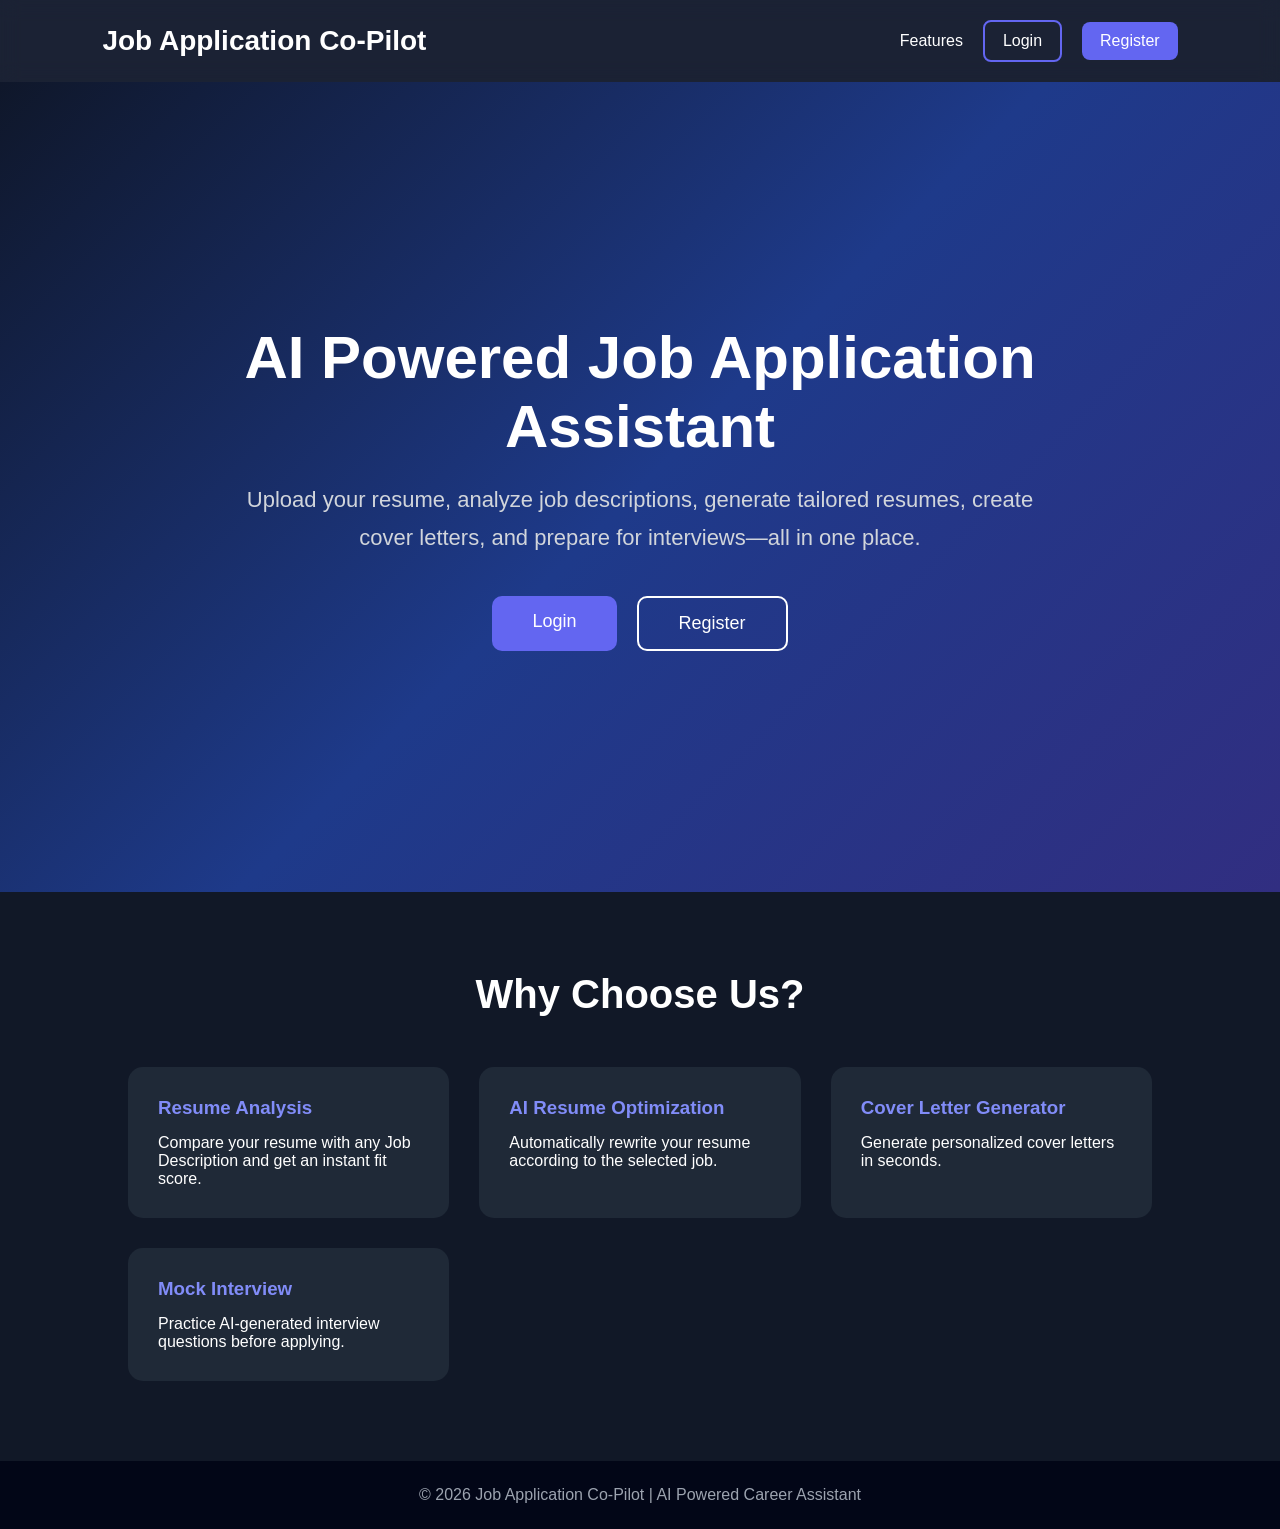
<file: JOB-APPlication_CO-pilot/frontend/index.html>
<!DOCTYPE html>
<html lang="en">

<head>
    <meta charset="UTF-8">
    <meta name="viewport" content="width=device-width, initial-scale=1.0">
    <title>Job Application Co-Pilot</title>

    <link rel="stylesheet" href="css/index.css">
</head>

<body>

    <nav class="navbar">
        <div class="logo">
            Job Application Co-Pilot
        </div>

        <div class="nav-links">
            <a href="#features">Features</a>
            <a href="login.html" class="login-btn">Login</a>
            <a href="register.html" class="register-btn">Register</a>
        </div>
    </nav>

    <section class="hero">

        <div class="hero-content">

            <h1>
                AI Powered Job Application Assistant
            </h1>

            <p>
                Upload your resume, analyze job descriptions,
                generate tailored resumes, create cover letters,
                and prepare for interviews—all in one place.
            </p>

            <div class="hero-buttons">

                <a href="login.html" class="btn primary">
                    Login
                </a>

                <a href="register.html" class="btn secondary">
                    Register
                </a>

            </div>

        </div>

    </section>

    <section class="features" id="features">

        <h2>Why Choose Us?</h2>

        <div class="feature-grid">

            <div class="card">
                <h3>Resume Analysis</h3>
                <p>
                    Compare your resume with any Job Description and
                    get an instant fit score.
                </p>
            </div>

            <div class="card">
                <h3>AI Resume Optimization</h3>
                <p>
                    Automatically rewrite your resume according
                    to the selected job.
                </p>
            </div>

            <div class="card">
                <h3>Cover Letter Generator</h3>
                <p>
                    Generate personalized cover letters in seconds.
                </p>
            </div>

            <div class="card">
                <h3>Mock Interview</h3>
                <p>
                    Practice AI-generated interview questions
                    before applying.
                </p>
            </div>

        </div>

    </section>

    <footer>

        <p>
            © 2026 Job Application Co-Pilot | AI Powered Career Assistant
        </p>

    </footer>

</body>

</html>

    <script src="js/script.js"></script>

</body>

</html>
</file>
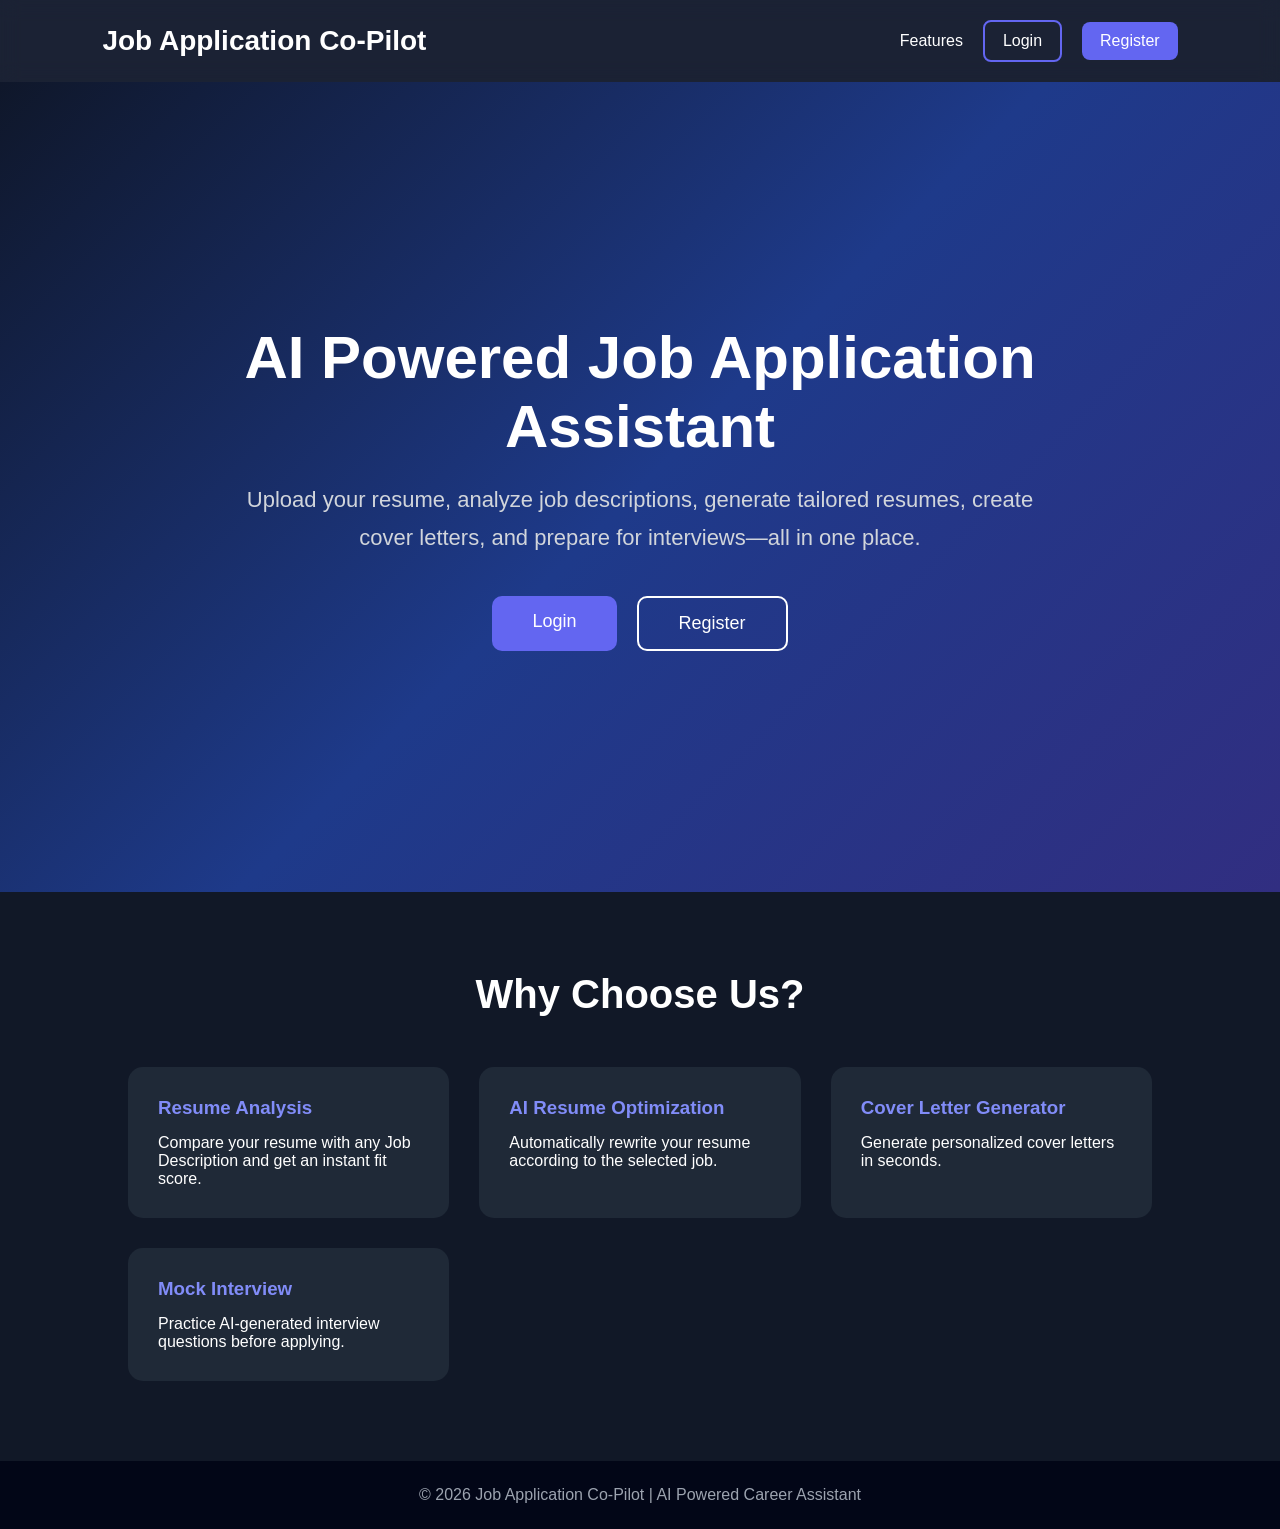
<file: JOB-APPlication_CO-pilot/frontend/application.html>
<!DOCTYPE html>
<html lang="en">
<head>
    <meta charset="UTF-8">
    <meta name="viewport" content="width=device-width, initial-scale=1.0">
    <title>Applications – Job Copilot</title>
    <link rel="stylesheet" href="css/style.css">
    <style>
        .page-header{
            display:flex;justify-content:space-between;align-items:center;
            margin-bottom:24px;flex-wrap:wrap;gap:12px;
        }
        .page-header h1{ font-size:22px;color:#1e293b; }

        .table-card{
            background:#fff;border-radius:12px;
            box-shadow:0 2px 10px rgba(0,0,0,.08);overflow:hidden;
        }
        .table-card table{ margin-top:0; }
        .table-card th{
            font-size:12px;color:#64748b;
            text-transform:uppercase;letter-spacing:.5px;
        }
        .table-card td{ color:#1e293b;font-size:14px; }

        .action-link{
            color:#2563eb;text-decoration:none;
            font-size:12px;font-weight:500;margin-right:10px;
            white-space:nowrap;
        }
        .action-link:hover{ text-decoration:underline; }

        .status-badge{
            display:inline-block;padding:3px 10px;
            border-radius:20px;font-size:12px;font-weight:600;
        }
        .status-badge.not_applied { background:#fef3c7;color:#92400e; }
        .status-badge.applied     { background:#dbeafe;color:#1e40af; }
        .status-badge.interview   { background:#ede9fe;color:#5b21b6; }
        .status-badge.offer       { background:#dcfce7;color:#166534; }
        .status-badge.rejected    { background:#fee2e2;color:#991b1b; }

        .resume-chip{
            display:inline-flex;align-items:center;gap:4px;
            font-size:11px;color:#16a34a;
            background:#f0fdf4;border:1px solid #bbf7d0;
            border-radius:12px;padding:2px 8px;
        }
        .no-resume-chip{
            font-size:11px;color:#92400e;
            background:#fffbeb;border:1px solid #fde68a;
            border-radius:12px;padding:2px 8px;
        }

        .empty-state{
            text-align:center;padding:64px 20px;
        }
        .empty-state .icon{ font-size:48px;margin-bottom:16px; }
        .empty-state p{ font-size:15px;color:#64748b;margin-bottom:20px; }
    </style>
</head>
<body>

    <div class="sidebar">
        <h2>Job Co-Pilot</h2>
        <a href="dashboard.html">Dashboard</a>
        <a href="application.html" class="active">Applications</a>
        <a href="resume.html">Resume</a>
        <a href="cover-letter.html">Cover Letter</a>
        <a href="interview.html">Interview</a>
        <button id="logoutBtn">Logout</button>
    </div>

    <div class="main-content">
        <div class="page-header">
            <h1>My Applications</h1>
            <button class="btn-primary" id="newAppBtn">+ New Application</button>
        </div>

        <div class="table-card">
            <table>
                <thead>
                    <tr>
                        <th>#</th>
                        <th>Job Title</th>
                        <th>Company</th>
                        <th>Location</th>
                        <th>Status</th>
                        <th>Resume</th>
                        <th>Actions</th>
                    </tr>
                </thead>
                <tbody id="applicationTable">
                    <tr><td colspan="7" style="text-align:center;color:#94a3b8;padding:40px;">Loading…</td></tr>
                </tbody>
            </table>
        </div>
    </div>

    <!-- ══ New Application Drawer ══ -->
    <div class="drawer-overlay" id="drawerOverlay">
        <div class="drawer">
            <div class="drawer-head">
                <h2>New Application</h2>
                <button class="drawer-close" id="drawerClose">✕</button>
            </div>

            <div class="drawer-body">

                <div class="info-banner blue">
                    💡 Fill in the job details below. You can upload a resume and generate AI content after saving.
                </div>

                <div class="form-row">
                    <div class="field-block">
                        <label>Company Name <span style="color:#ef4444">*</span></label>
                        <input type="text" id="f-company" placeholder="e.g. Google" required>
                        <span class="field-err" id="err-company"></span>
                    </div>
                    <div class="field-block">
                        <label>Job Title <span style="color:#ef4444">*</span></label>
                        <input type="text" id="f-title" placeholder="e.g. Software Engineer" required>
                        <span class="field-err" id="err-title"></span>
                    </div>
                </div>

                <div class="form-row">
                    <div class="field-block">
                        <label>Location <span class="opt">(optional)</span></label>
                        <input type="text" id="f-location" placeholder="e.g. Remote, New York">
                    </div>
                    <div class="field-block">
                        <label>Application Status</label>
                        <select id="f-status">
                            <option value="not_applied">Not Applied</option>
                            <option value="applied">Applied</option>
                            <option value="interview">Interview</option>
                            <option value="offer">Offer</option>
                            <option value="rejected">Rejected</option>
                        </select>
                    </div>
                </div>

                <div class="field-block">
                    <label>Job Posting URL <span class="opt">(optional)</span></label>
                    <input type="url" id="f-url" placeholder="https://careers.company.com/job/123">
                </div>

                <div class="field-block">
                    <label>Job Description <span style="color:#ef4444">*</span></label>
                    <small style="color:#64748b;font-size:12px;margin-bottom:4px;display:block;">
                        Paste the full job description here. The AI will use it to tailor your resume and cover letter.
                    </small>
                    <textarea id="f-jd" rows="10"
                        placeholder="Paste the complete job description here…&#10;&#10;We are looking for a Software Engineer to join our team…"></textarea>
                    <span class="field-err" id="err-jd"></span>
                </div>

                <div class="field-block">
                    <label>Notes <span class="opt">(optional)</span></label>
                    <textarea id="f-notes" rows="3"
                        placeholder="Referral contact, application deadline, salary range…"></textarea>
                </div>

            </div>

            <div class="drawer-foot">
                <button class="btn-ghost" id="drawerCancel">Cancel</button>
                <button class="btn-primary" id="saveAppBtn">Save Application</button>
            </div>
        </div>
    </div>

    <div class="toast" id="toast"></div>

    <script src="js/applications.js"></script>
</body>
</html>
</file>
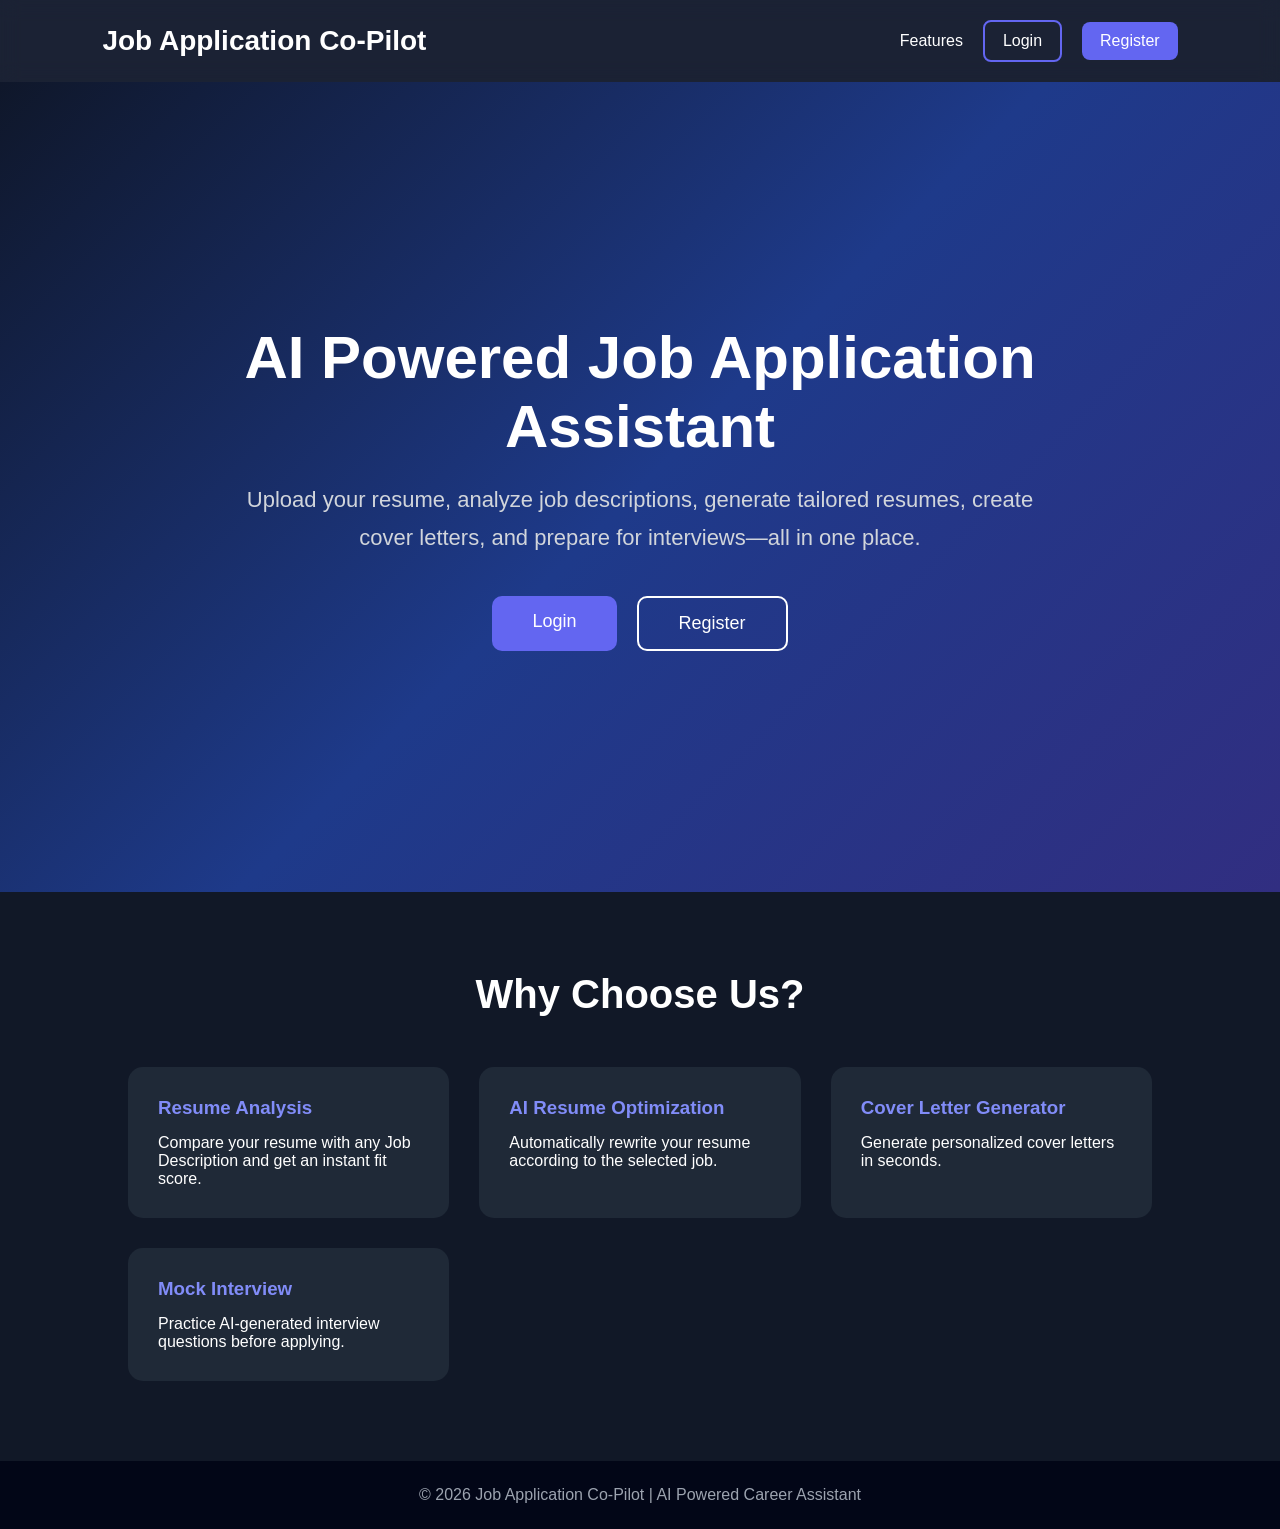
<file: JOB-APPlication_CO-pilot/frontend/application_details.html>
<!DOCTYPE html>
<html lang="en">
<head>
    <meta charset="UTF-8">
    <meta name="viewport" content="width=device-width, initial-scale=1.0">
    <title>Application Details – Job Copilot</title>
    <link rel="stylesheet" href="css/style.css">
    <style>
        .back-link {
            display: inline-flex; align-items: center; gap: 5px;
            font-size: 13px; color: #2563eb; text-decoration: none;
            margin-bottom: 16px;
        }
        .back-link:hover { text-decoration: underline; }

        .page-title-row {
            display: flex; align-items: flex-start;
            justify-content: space-between; flex-wrap: wrap; gap: 10px;
            margin-bottom: 22px;
        }
        .page-title-row h1 { font-size: 22px; color: #1e293b; }
        .page-sub { font-size: 13px; color: #64748b; margin-top: 3px; }

        .status-select {
            padding: 7px 12px; border-radius: 6px;
            border: 1.5px solid #d1d5db; font-size: 13px;
            font-weight: 600; cursor: pointer; background: #fff;
            color: #1e293b; outline: none;
        }

        /* ── Stepper ── */
        .stepper-card {
            background: #fff; border-radius: 12px;
            box-shadow: 0 2px 10px rgba(0,0,0,.07);
            padding: 20px 28px; margin-bottom: 22px;
        }

        /* ── Cards ── */
        .detail-card {
            background: #fff; border-radius: 12px;
            box-shadow: 0 2px 10px rgba(0,0,0,.08);
            margin-bottom: 20px; overflow: hidden;
        }
        .card-head {
            padding: 14px 20px; border-bottom: 1px solid #f1f5f9;
            display: flex; align-items: center; justify-content: space-between;
            flex-wrap: wrap; gap: 8px;
        }
        .card-head h2 {
            font-size: 13px; font-weight: 700; color: #374151;
            text-transform: uppercase; letter-spacing: .5px;
        }
        .step-badge {
            font-size: 11px; font-weight: 700; padding: 3px 10px;
            border-radius: 12px;
        }
        .badge-done    { background:#dcfce7; color:#166534; }
        .badge-active  { background:#dbeafe; color:#1e40af; }
        .badge-pending { background:#f1f5f9; color:#94a3b8; }

        .card-body { padding: 20px; }

        /* ── Info grid ── */
        .info-grid { display: grid; grid-template-columns: 1fr 1fr; gap: 14px; }
        @media(max-width:640px) { .info-grid { grid-template-columns: 1fr; } }

        .info-item label {
            font-size: 11px; font-weight: 700; color: #94a3b8;
            text-transform: uppercase; letter-spacing: .4px;
            display: block; margin-bottom: 4px;
        }
        .info-item .val { font-size: 14px; color: #1e293b; font-weight: 500; }
        .info-item a.val { color: #2563eb; text-decoration: none; word-break: break-all; }
        .info-item a.val:hover { text-decoration: underline; }

        .jd-preview {
            white-space: pre-wrap; font-size: 13px; line-height: 1.65;
            color: #374151; background: #f8fafc; border-radius: 8px;
            padding: 14px; max-height: 180px; overflow-y: auto;
            border: 1px solid #e2e8f0; margin-top: 14px; font-family: inherit;
        }

        /* ── Upload zone ── */
        .upload-zone {
            border: 2px dashed #d1d5db; border-radius: 8px;
            padding: 20px 16px; text-align: center; cursor: pointer;
            transition: border-color .2s, background .2s; background: #f9fafb;
        }
        .upload-zone:hover { border-color: #2563eb; background: #eff6ff; }
        .upload-zone.drag-over { border-color: #2563eb; background: #dbeafe; }
        .upload-zone .uz-icon { font-size: 26px; margin-bottom: 6px; }
        .upload-zone p { font-size: 13px; color: #374151; margin: 0; }
        .upload-zone small { font-size: 11px; color: #9ca3af; }
        #fileInput { display: none; }

        /* ── Linked resume banner ── */
        .linked-banner {
            display: flex; align-items: center; gap: 10px;
            padding: 10px 14px; border-radius: 8px;
            background: #f0fdf4; border: 1.5px solid #bbf7d0;
            margin-bottom: 14px; font-size: 13px; color: #166534;
            font-weight: 600;
        }

        /* ── Resume list ── */
        .resume-list { display: flex; flex-direction: column; gap: 8px; margin-top: 14px; }
        .resume-item {
            display: flex; align-items: center; justify-content: space-between;
            padding: 10px 14px; border-radius: 8px;
            border: 1.5px solid #e2e8f0; background: #f8fafc; gap: 10px;
        }
        .resume-item.linked-item { border-color: #2563eb; background: #eff6ff; }
        .ri-info { display: flex; align-items: center; gap: 10px; flex: 1; min-width: 0; }
        .ri-name {
            font-size: 13px; font-weight: 600; color: #1e293b;
            overflow: hidden; text-overflow: ellipsis; white-space: nowrap;
        }
        .ri-date { font-size: 11px; color: #94a3b8; }
        .ri-actions { display: flex; gap: 6px; flex-shrink: 0; }
        .active-chip {
            font-size: 11px; font-weight: 700; color: #16a34a;
            background: #f0fdf4; border: 1px solid #bbf7d0;
            border-radius: 12px; padding: 2px 8px;
        }

        /* ── Requirements checklist ── */
        .req-list { display: flex; flex-direction: column; gap: 6px; margin-bottom: 18px; }
        .req-item {
            display: flex; align-items: center; gap: 8px;
            font-size: 13px; padding: 9px 12px; border-radius: 7px;
        }
        .req-item.ok  { background: #f0fdf4; color: #166534; }
        .req-item.bad { background: #fff7ed; color: #92400e; }
        .req-icon { font-size: 16px; flex-shrink: 0; }

        /* ── Fit Analysis ── */
        .fit-placeholder { padding: 34px 20px; text-align: center; }
        .fit-placeholder .fit-icon { font-size: 34px; margin-bottom: 10px; }
        .fit-placeholder p { font-size: 15px; font-weight: 500; color: #374151; margin-bottom: 6px; }
        .fit-placeholder small { font-size: 13px; color: #94a3b8; }

        .fit-output {
            padding: 20px;
            white-space: pre-wrap; font-size: 13px; line-height: 1.75;
            color: #1e293b; font-family: inherit;
            border-top: 1px solid #f1f5f9;
        }
        .fit-toolbar {
            display: flex; gap: 8px; flex-wrap: wrap;
            padding: 12px 20px; border-top: 1px solid #f1f5f9;
            background: #f8fafc;
        }

        /* ── AI resume editor ── */
        #resumeEditor {
            width: 100%; min-height: 460px; padding: 22px;
            border: none; outline: none; resize: vertical;
            font-family: "Segoe UI", system-ui, sans-serif;
            font-size: 14px; line-height: 1.72; color: #1e293b;
        }
        .char-bar {
            padding: 6px 20px; font-size: 12px; color: #94a3b8;
            background: #f8fafc; border-bottom: 1px solid #f1f5f9;
        }
        .gen-toolbar {
            display: flex; gap: 8px; flex-wrap: wrap;
            padding: 12px 20px; border-top: 1px solid #f1f5f9;
            background: #f8fafc;
        }

        /* ── Diff view tabs ── */
        .view-tabs {
            display: flex; gap: 0;
            border-bottom: 1px solid #e2e8f0;
            background: #f8fafc; padding: 0 20px;
        }
        .view-tab {
            padding: 9px 16px; font-size: 12px; font-weight: 700;
            color: #94a3b8; cursor: pointer; border-bottom: 2.5px solid transparent;
            transition: color .15s, border-color .15s; user-select: none;
        }
        .view-tab.active { color: #2563eb; border-bottom-color: #2563eb; }
        .view-tab:hover:not(.active) { color: #374151; }

        /* ── Diff rendering ── */
        #diffPanel {
            padding: 22px; min-height: 460px; overflow-y: auto;
            font-family: "Segoe UI", system-ui, sans-serif;
            font-size: 13px; line-height: 1.75; color: #1e293b;
            white-space: pre-wrap;
        }
        .diff-columns {
            display: grid; grid-template-columns: 1fr 1fr; gap: 16px;
        }
        @media(max-width:700px) { .diff-columns { grid-template-columns: 1fr; } }
        .diff-col-head {
            font-size: 11px; font-weight: 700; text-transform: uppercase;
            letter-spacing: .4px; padding: 8px 14px; border-radius: 6px;
            margin-bottom: 10px;
        }
        .diff-col-head.original { background:#fee2e2; color:#991b1b; }
        .diff-col-head.rewritten { background:#dcfce7; color:#166534; }
        .diff-col-body {
            background: #f8fafc; border-radius: 8px; border: 1px solid #e2e8f0;
            padding: 14px; min-height: 400px; overflow-y: auto;
            font-size: 13px; line-height: 1.75; white-space: pre-wrap;
        }
        ins { background: #bbf7d0; text-decoration: none; border-radius: 2px; padding: 0 1px; }
        del { background: #fecaca; text-decoration: line-through; border-radius: 2px; padding: 0 1px; }

        /* ── State box ── */
        .state-box {
            padding: 38px 20px; text-align: center;
        }
        .state-box .sb-icon { font-size: 34px; margin-bottom: 10px; }
        .state-box p { font-size: 15px; color: #374151; font-weight: 500; margin-bottom: 6px; }
        .state-box small { font-size: 13px; color: #94a3b8; display: block; line-height: 1.5; }

        /* ── Next-steps links ── */
        .next-steps { display: flex; gap: 12px; flex-wrap: wrap; }
        .next-link {
            display: flex; align-items: center; gap: 7px;
            padding: 11px 18px; border-radius: 8px;
            border: 1.5px solid #e2e8f0; background: #fff;
            text-decoration: none; font-size: 13px; font-weight: 600;
            color: #374151; transition: border-color .18s, color .18s;
        }
        .next-link:hover { border-color: #2563eb; color: #2563eb; }
        .next-link.locked { opacity: .4; pointer-events: none; }

        /* Spinner */
        .spinner {
            display: inline-block; width: 15px; height: 15px;
            border: 2.5px solid rgba(255,255,255,.35);
            border-top-color: #fff; border-radius: 50%;
            animation: _spin .7s linear infinite;
            vertical-align: middle; margin-right: 5px;
        }
        @keyframes _spin { to { transform: rotate(360deg); } }
    </style>
</head>
<body>

    <div class="sidebar">
        <h2>Job Co-Pilot</h2>
        <a href="dashboard.html">Dashboard</a>
        <a href="application.html">Applications</a>
        <a href="resume.html">Resume</a>
        <a href="cover-letter.html">Cover Letter</a>
        <a href="interview.html">Interview</a>
        <button id="logoutBtn">Logout</button>
    </div>

    <div class="main-content">

        <a class="back-link" href="application.html">← All Applications</a>

        <!-- Title row -->
        <div class="page-title-row">
            <div>
                <h1 id="pageTitle">Loading…</h1>
                <div class="page-sub" id="pageSub"></div>
            </div>
            <select class="status-select" id="statusSelect">
                <option value="not_applied">Not Applied</option>
                <option value="applied">Applied</option>
                <option value="interview">Interview</option>
                <option value="offer">Offer</option>
                <option value="rejected">Rejected</option>
            </select>
        </div>

        <!-- Stepper -->
        <div class="stepper-card">
            <div class="stepper" id="stepper"></div>
        </div>

        <!-- ── CARD 1: Application Info ── -->
        <div class="detail-card">
            <div class="card-head">
                <h2>1 · Job Application Info</h2>
                <span class="step-badge badge-done">Created</span>
            </div>
            <div class="card-body">
                <div class="info-grid" id="infoGrid"></div>
                <div id="jdBlock"></div>
            </div>
        </div>

        <!-- ── CARD 2: Master Resume ── -->
        <div class="detail-card">
            <div class="card-head">
                <h2>2 · Upload &amp; Link Your Resume</h2>
                <span class="step-badge" id="resumeBadge">Pending</span>
            </div>
            <div class="card-body">
                <!-- Active-resume banner (shown when linked) -->
                <div id="linkedBanner" style="display:none;" class="linked-banner">
                    <span>📄</span>
                    <span id="linkedName"></span>
                    <span style="font-weight:400;color:#16a34a;margin-left:2px;">linked to this application</span>
                </div>

                <!-- Upload zone -->
                <div class="upload-zone" id="uploadZone">
                    <div class="uz-icon">📤</div>
                    <p>Drag &amp; drop your resume, or <strong>click to browse</strong></p>
                    <small>PDF or DOCX · max 10 MB</small>
                </div>
                <input type="file" id="fileInput" accept=".pdf,.docx">

                <!-- List of user's resumes -->
                <div class="resume-list" id="resumeList"></div>
            </div>
        </div>

        <!-- ── CARD 3: Fit Analysis (NEW) ── -->
        <div class="detail-card">
            <div class="card-head">
                <h2>3 · Fit Analysis</h2>
                <span class="step-badge" id="fitBadge">Pending</span>
            </div>

            <!-- Placeholder / prompt to run -->
            <div id="fitPlaceholder" class="fit-placeholder">
                <div class="fit-icon">🎯</div>
                <p>See how well your resume matches this job.</p>
                <small>Link a resume and add a job description, then click <strong>Analyse Fit</strong>.</small>
                <div style="margin-top:18px;">
                    <button class="btn-primary" id="fitBtn" disabled
                        style="opacity:.5;cursor:not-allowed;padding:10px 24px;">
                        🔍 Analyse Fit
                    </button>
                </div>
            </div>

            <!-- Running spinner -->
            <div id="fitRunning" style="display:none;" class="state-box">
                <div class="sb-icon">🤖</div>
                <p>Analysing your fit…</p>
                <small>Comparing your resume against the job description. Takes ~15 seconds.</small>
            </div>

            <!-- Results -->
            <div id="fitResult" style="display:none;">
                <div class="fit-output" id="fitOutput"></div>
                <div class="fit-toolbar">
                    <button class="btn-ghost" id="refitBtn" style="font-size:13px;">
                        ↻ Re-Analyse
                    </button>
                </div>
            </div>
        </div>

        <!-- ── CARD 4: AI Resume Generation ── -->
        <div class="detail-card">
            <div class="card-head">
                <h2>4 · AI-Generated Resume</h2>
                <span class="step-badge" id="genBadge">Pending</span>
            </div>

            <!-- Requirements (shown when not ready) -->
            <div id="reqPanel" style="display:none;" class="card-body">
                <div class="req-list" id="reqList"></div>
                <button class="btn-primary" id="generateBtn"
                    style="width:100%;padding:12px;font-size:15px;">
                    ✨ Generate Resume
                </button>
            </div>

            <!-- Generating spinner state -->
            <div id="generatingPanel" style="display:none;" class="state-box">
                <div class="sb-icon">🤖</div>
                <p>Generating your tailored resume…</p>
                <small>The AI is reading your resume and job description.<br>This takes 30–60 seconds. Please wait.</small>
            </div>

            <!-- Generated editor with diff tabs -->
            <div id="editorPanel" style="display:none;">
                <div id="genMeta" style="padding:8px 20px;font-size:12px;color:#64748b;
                    border-bottom:1px solid #f1f5f9;background:#f8fafc;"></div>

                <!-- Tab bar -->
                <div class="view-tabs">
                    <div class="view-tab active" id="tabEdit" onclick="switchTab('edit')">✏️ Edit</div>
                    <div class="view-tab" id="tabDiff" onclick="switchTab('diff')">⬛ Before / After</div>
                </div>

                <!-- Edit view -->
                <div id="editView">
                    <div class="char-bar" id="charBar"></div>
                    <textarea id="resumeEditor" spellcheck="true"></textarea>
                </div>

                <!-- Diff view -->
                <div id="diffView" style="display:none;">
                    <div style="padding:12px 20px;background:#f8fafc;border-bottom:1px solid #f1f5f9;
                        font-size:12px;color:#64748b;">
                        Side-by-side comparison · <span style="background:#fecaca;padding:0 4px;border-radius:3px;">removed</span>
                        &nbsp;<span style="background:#bbf7d0;padding:0 4px;border-radius:3px;">added</span>
                    </div>
                    <div style="padding:20px;">
                        <div class="diff-columns">
                            <div>
                                <div class="diff-col-head original">📄 Original Resume</div>
                                <div class="diff-col-body" id="diffOriginal">Loading…</div>
                            </div>
                            <div>
                                <div class="diff-col-head rewritten">✨ AI-Rewritten</div>
                                <div class="diff-col-body" id="diffRewritten">Loading…</div>
                            </div>
                        </div>
                    </div>
                </div>

                <div class="gen-toolbar">
                    <button class="btn-primary" id="regenerateBtn">↻ Regenerate</button>
                    <button class="btn-ghost"   id="saveBtn">✓ Save</button>
                    <button class="btn-ghost"   id="dlPdfBtn">↓ PDF</button>
                    <button class="btn-ghost"   id="dlDocxBtn">↓ DOCX</button>
                </div>
            </div>

            <!-- State placeholder (before any action) -->
            <div id="genPlaceholder" class="state-box">
                <div class="sb-icon">⏳</div>
                <p>Loading…</p>
            </div>
        </div>

        <!-- ── CARD 5: Complete – Next Steps ── -->
        <div class="detail-card">
            <div class="card-head">
                <h2>5 · Complete Your Application Package</h2>
                <span class="step-badge" id="nextBadge">Pending</span>
            </div>
            <div class="card-body">
                <p style="font-size:13px;color:#64748b;margin-bottom:16px;">
                    Generate a tailored resume first, then complete the rest of your package.
                </p>
                <div class="next-steps" id="nextSteps"></div>
            </div>
        </div>

    </div>

    <div class="toast" id="toast"></div>
    <script src="js/application_details.js"></script>
</body>
</html>
</file>
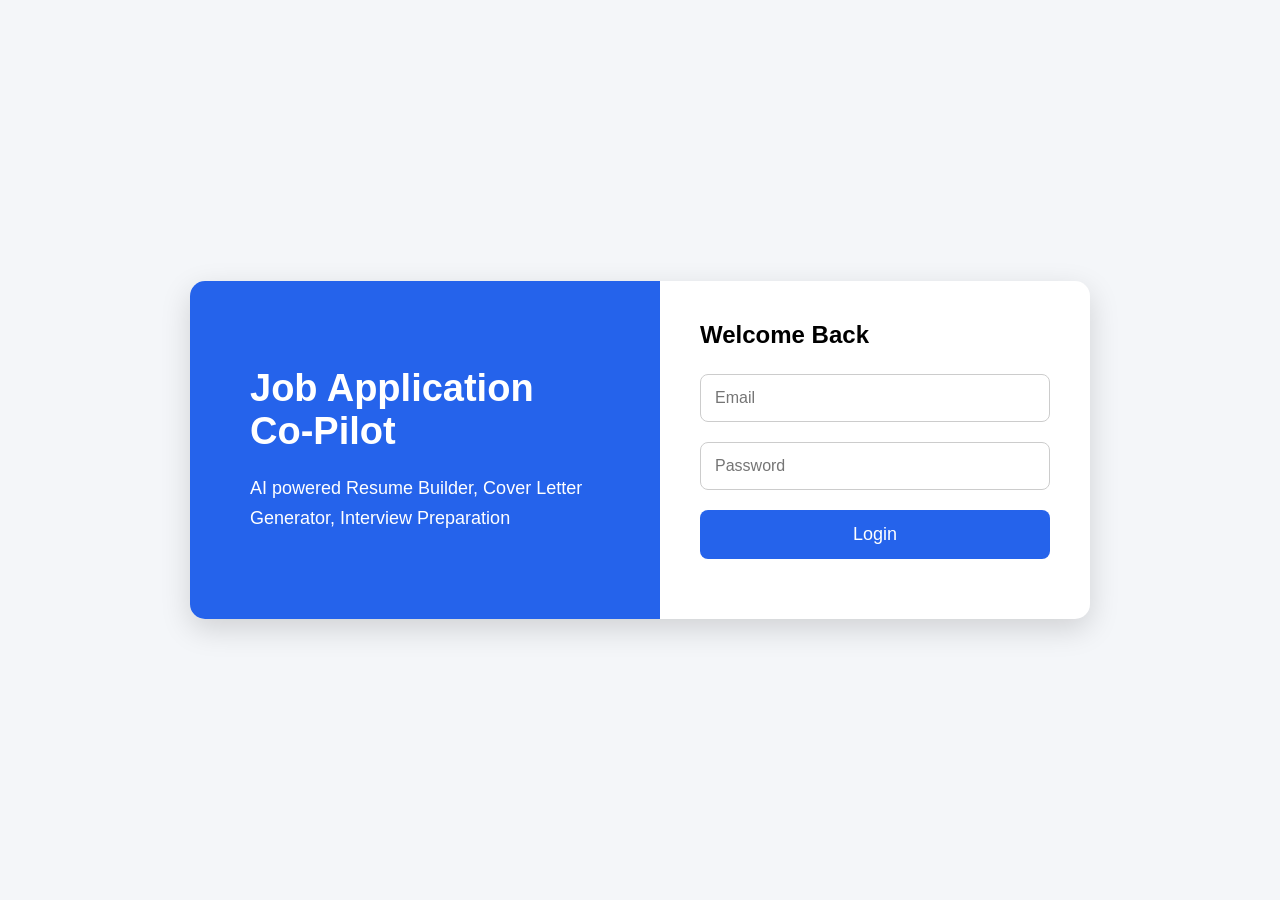
<file: JOB-APPlication_CO-pilot/frontend/cover-letter.html>
<!DOCTYPE html>
<html lang="en">
<head>
    <meta charset="UTF-8">
    <meta name="viewport" content="width=device-width, initial-scale=1.0">
    <title>Cover Letter – Job Copilot</title>
    <link rel="stylesheet" href="css/style.css">
    <style>
        .cover-wrap {
            display: flex;
            flex-direction: column;
            gap: 20px;
        }

        .cover-header {
            display: flex;
            justify-content: space-between;
            align-items: flex-start;
            flex-wrap: wrap;
            gap: 12px;
        }

        .cover-header h1 { font-size: 22px; color: #1e293b; }

        .cover-meta {
            font-size: 13px;
            color: #64748b;
            margin-top: 4px;
        }

        /* Action bar */
        .action-bar {
            display: flex;
            gap: 10px;
            flex-wrap: wrap;
        }

        .btn {
            display: inline-flex;
            align-items: center;
            gap: 6px;
            padding: 9px 18px;
            border-radius: 7px;
            font-size: 14px;
            font-weight: 600;
            border: none;
            cursor: pointer;
            transition: background .18s, transform .12s, box-shadow .18s;
        }
        .btn:hover  { transform: translateY(-1px); }
        .btn:active { transform: translateY(0); }

        .btn-success {
            background: #16a34a;
            color: #fff;
        }
        .btn-success:hover { background: #15803d; box-shadow: 0 4px 12px rgba(22,163,74,.3); }

        .btn-outline {
            background: #fff;
            color: #374151;
            border: 1.5px solid #d1d5db;
        }
        .btn-outline:hover { border-color: #2563eb; color: #2563eb; box-shadow: 0 2px 8px rgba(37,99,235,.12); }

        .btn-purple {
            background: #7c3aed;
            color: #fff;
        }
        .btn-purple:hover { background: #6d28d9; box-shadow: 0 4px 12px rgba(124,58,237,.3); }

        /* Cover letter card */
        .cover-card {
            background: #fff;
            border-radius: 12px;
            box-shadow: 0 2px 10px rgba(0,0,0,.08);
            overflow: hidden;
        }

        .cover-card-header {
            padding: 16px 20px;
            border-bottom: 1px solid #f1f5f9;
            display: flex;
            align-items: center;
            justify-content: space-between;
        }

        .cover-card-header span {
            font-size: 13px;
            font-weight: 600;
            color: #64748b;
            text-transform: uppercase;
            letter-spacing: .5px;
        }

        .char-count { font-size: 12px; color: #94a3b8; }

        #coverText {
            width: 100%;
            min-height: 520px;
            padding: 24px;
            border: none;
            outline: none;
            resize: vertical;
            font-family: "Segoe UI", system-ui, sans-serif;
            font-size: 14px;
            line-height: 1.8;
            color: #1e293b;
            background: #fff;
        }

        /* State boxes */
        .state-box {
            padding: 48px 20px;
            text-align: center;
            color: #94a3b8;
        }
        .state-box .icon { font-size: 40px; margin-bottom: 12px; }
        .state-box p     { font-size: 15px; margin-bottom: 8px; }
        .state-box small { font-size: 13px; color: #cbd5e1; }
        .state-box a     { color: #2563eb; }
        .state-box.error { color: #dc2626; }
        .state-box.error small { color: #fca5a5; }

        /* Toast */
        #toast {
            position: fixed;
            bottom: 28px;
            right: 28px;
            background: #1e293b;
            color: #fff;
            padding: 12px 20px;
            border-radius: 8px;
            font-size: 14px;
            font-weight: 500;
            opacity: 0;
            transform: translateY(8px);
            transition: opacity .25s, transform .25s;
            pointer-events: none;
            z-index: 999;
        }
        #toast.show    { opacity: 1; transform: translateY(0); }
        #toast.success { background: #16a34a; }
        #toast.error   { background: #dc2626; }

        @media (max-width: 640px) {
            .cover-header { flex-direction: column; }
            .action-bar   { width: 100%; }
            .btn          { flex: 1; justify-content: center; }
        }
    </style>
</head>
<body>

    <!-- Sidebar -->
    <div class="sidebar">
        <h2>Job Co-Pilot</h2>
        <a href="dashboard.html">Dashboard</a>
        <a href="application.html">Applications</a>
        <a href="resume.html">Resume</a>
        <a href="cover-letter.html" class="active">Cover Letter</a>
        <a href="interview.html">Interview</a>
        <button id="logoutBtn">Logout</button>
    </div>

    <!-- Main content -->
    <div class="main-content">
        <div class="cover-wrap">

            <!-- Page header -->
            <div class="cover-header">
                <div>
                    <h1>Cover Letter</h1>
                    <p class="cover-meta" id="coverMeta">Loading…</p>
                </div>
                <div class="action-bar">
                    <button class="btn btn-purple" id="regenerateBtn">
                        ↺ Regenerate
                    </button>
                    <button class="btn btn-success" id="saveBtn">
                        ✓ Save changes
                    </button>
                    <button class="btn btn-outline" id="downloadPdfBtn">
                        ↓ Download PDF
                    </button>
                    <button class="btn btn-outline" id="downloadDocxBtn">
                        ↓ Download DOCX
                    </button>
                </div>
            </div>

            <!-- Cover letter editor card -->
            <div class="cover-card">
                <div class="cover-card-header">
                    <span>AI-Generated Cover Letter</span>
                    <span class="char-count" id="charCount"></span>
                </div>
                <div id="coverBody">
                    <div class="state-box">
                        <div class="icon">⏳</div>
                        <p>Loading cover letter…</p>
                    </div>
                </div>
            </div>

        </div>
    </div>

    <div id="toast"></div>

    <script src="js/cover.js"></script>
</body>
</html>
</file>
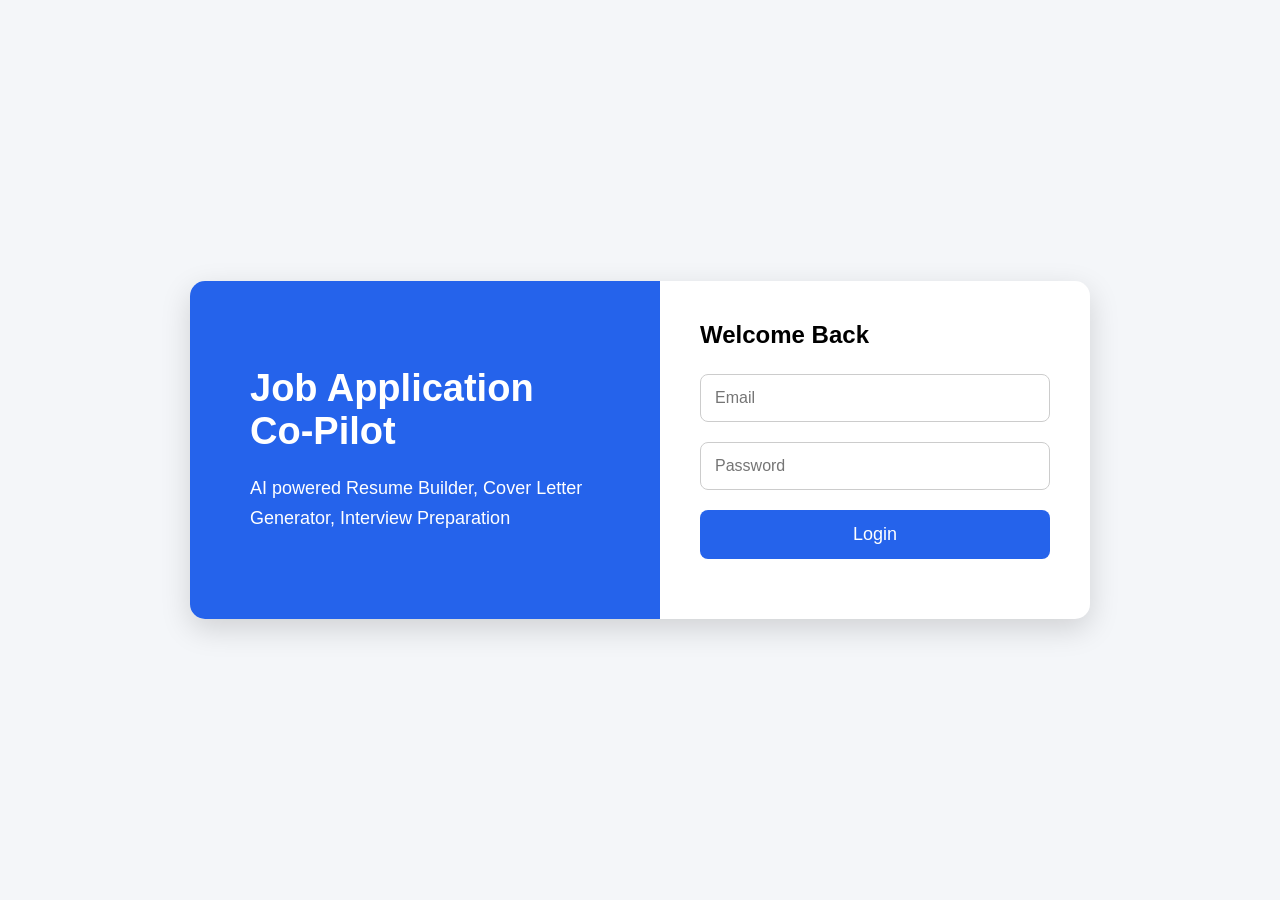
<file: JOB-APPlication_CO-pilot/frontend/dashboard.html>
<!DOCTYPE html>
<html lang="en">
<head>
    <meta charset="UTF-8">
    <meta name="viewport" content="width=device-width, initial-scale=1.0">
    <title>Job Application Co-Pilot</title>

    <link rel="stylesheet" href="css/style.css">
</head>

<body>

    <div class="sidebar">

        <h2>Job Co-Pilot</h2>

        <a href="dashboard.html">Dashboard</a>
        <a href="application.html">Applications</a>
        <a href="resume.html">Resume</a>
        <a href="cover-letter.html">Cover Letter</a>
        <a href="interview.html">Interview</a>

        <button id="logoutBtn">
            Logout
        </button>

    </div>

    <div class="main-content">

        <header>

            <h1>Dashboard</h1>

            <p>
                Welcome to your Job Application Co-Pilot
            </p>

        </header>

        <div class="cards">

            <div class="card">

                <h2 id="totalApplications">0</h2>

                <p>Total Applications</p>

            </div>

            <div class="card">

                <h2 id="generatedResumes">0</h2>

                <p>Generated Resumes</p>

            </div>

            <div class="card">

                <h2 id="generatedCovers">0</h2>

                <p>Cover Letters</p>

            </div>

            <div class="card">

                <h2 id="interviewSets">0</h2>

                <p>Interview Sets</p>

            </div>

        </div>

        <section class="recent-section">

            <h2>Recent Applications</h2>

            <table>

                <thead>

                    <tr>

                        <th>Job Title</th>
                        <th>Company</th>
                        <th>Status</th>

                    </tr>

                </thead>

                <tbody id="recentApplications">

                </tbody>

            </table>

        </section>

    </div>

    <script src="js/dashboard.js"></script>

</body>
</html>
</file>
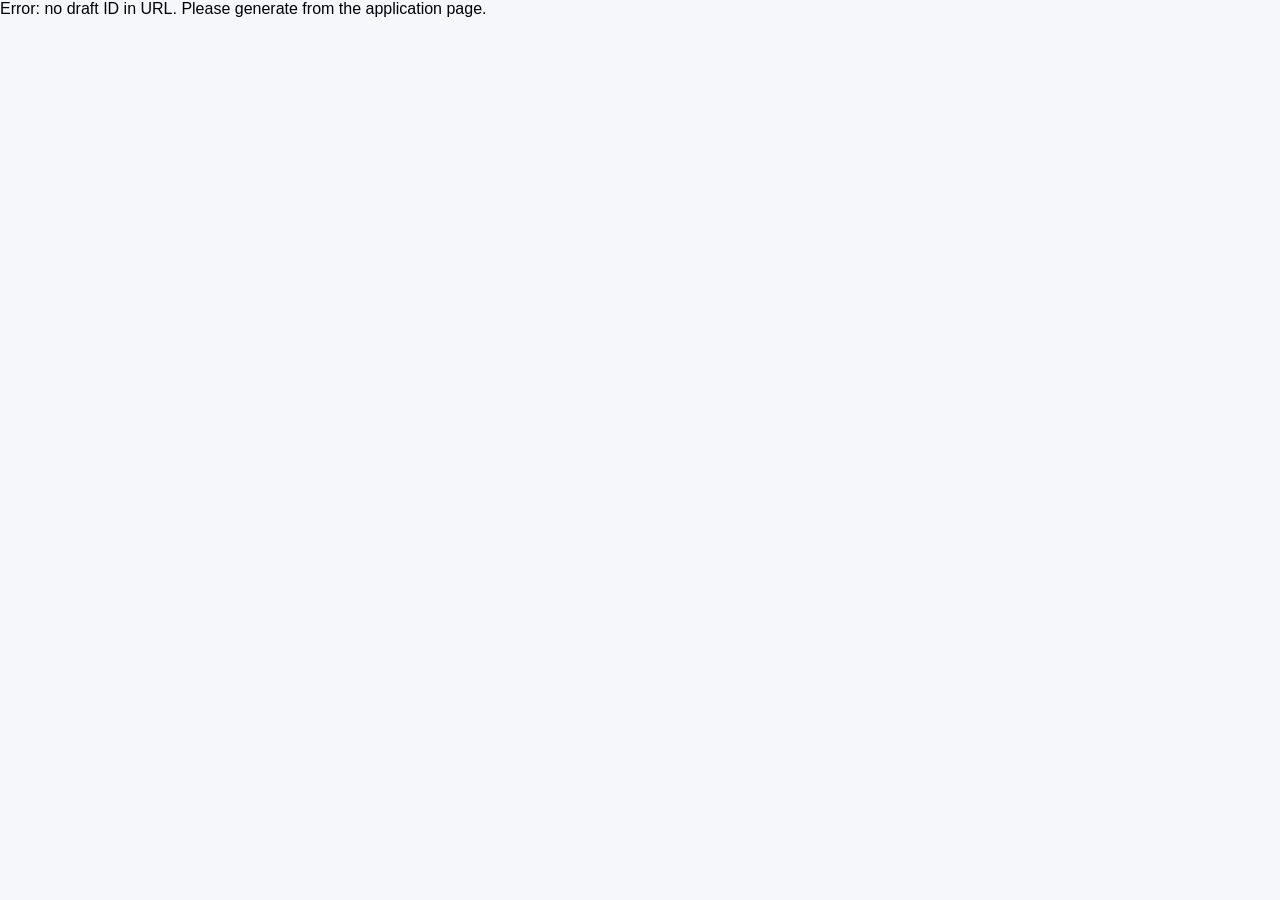
<file: JOB-APPlication_CO-pilot/frontend/generated_result.html>
<!DOCTYPE html>
<html>

<head>

<title>Generated Results</title>

<link rel="stylesheet" href="css/style.css">

</head>

<body>

<div class="container">

<h1>Generated Application Kit</h1>

<h2>Fit Score</h2>

<div id="fit_score"></div>

<hr>

<h2>Optimized Resume</h2>

<pre id="resume"></pre>

<hr>

<h2>Cover Letter</h2>

<pre id="cover_letter"></pre>

<hr>

<h2>Interview Questions</h2>

<ul id="questions"></ul>

</div>

<script src="js/generated.js"></script>

</body>

</html>
</file>
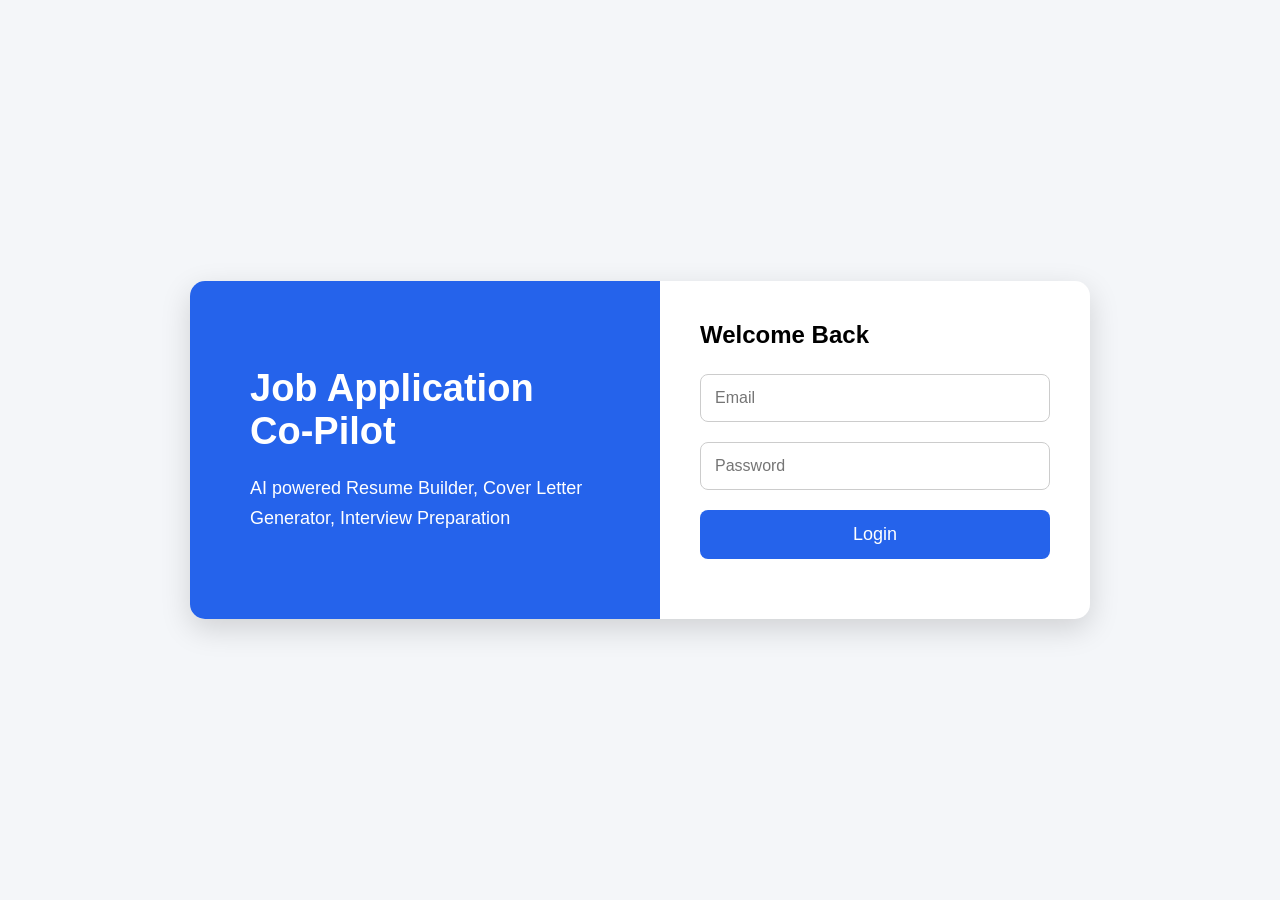
<file: JOB-APPlication_CO-pilot/frontend/interview.html>
<!DOCTYPE html>
<html lang="en">
<head>
    <meta charset="UTF-8">
    <meta name="viewport" content="width=device-width, initial-scale=1.0">
    <title>Interview Prep – Job Copilot</title>
    <link rel="stylesheet" href="css/style.css">
    <style>
        /* ── Layout ── */
        .interview-wrap {
            display: flex;
            flex-direction: column;
            gap: 20px;
        }

        .interview-header {
            display: flex;
            justify-content: space-between;
            align-items: flex-start;
            flex-wrap: wrap;
            gap: 12px;
        }

        .interview-header h1 { font-size: 22px; color: #1e293b; }

        .interview-meta {
            font-size: 13px;
            color: #64748b;
            margin-top: 4px;
        }

        /* ── Buttons ── */
        .action-bar {
            display: flex;
            gap: 10px;
            flex-wrap: wrap;
        }

        .btn {
            display: inline-flex;
            align-items: center;
            gap: 6px;
            padding: 9px 18px;
            border-radius: 7px;
            font-size: 14px;
            font-weight: 600;
            border: none;
            cursor: pointer;
            transition: background .18s, transform .12s, box-shadow .18s;
        }
        .btn:hover  { transform: translateY(-1px); }
        .btn:active { transform: translateY(0); }
        .btn:disabled { opacity: .55; cursor: not-allowed; transform: none; }

        .btn-primary {
            background: #2563eb;
            color: #fff;
        }
        .btn-primary:hover { background: #1d4ed8; box-shadow: 0 4px 12px rgba(37,99,235,.3); }

        .btn-purple {
            background: #7c3aed;
            color: #fff;
        }
        .btn-purple:hover { background: #6d28d9; box-shadow: 0 4px 12px rgba(124,58,237,.3); }

        .btn-outline {
            background: #fff;
            color: #374151;
            border: 1.5px solid #d1d5db;
        }
        .btn-outline:hover { border-color: #2563eb; color: #2563eb; }

        /* ── Info bar ── */
        .info-bar {
            background: #eff6ff;
            border: 1px solid #bfdbfe;
            border-radius: 8px;
            padding: 12px 16px;
            font-size: 13px;
            color: #1e40af;
            display: flex;
            align-items: center;
            gap: 8px;
        }

        /* ── Question cards ── */
        .questions-card {
            background: #fff;
            border-radius: 12px;
            box-shadow: 0 2px 10px rgba(0,0,0,.08);
            overflow: hidden;
        }

        .questions-card-header {
            padding: 16px 20px;
            border-bottom: 1px solid #f1f5f9;
            display: flex;
            align-items: center;
            justify-content: space-between;
        }

        .questions-card-header span {
            font-size: 13px;
            font-weight: 600;
            color: #64748b;
            text-transform: uppercase;
            letter-spacing: .5px;
        }

        .q-count {
            font-size: 12px;
            color: #94a3b8;
        }

        .question-list {
            padding: 8px 0;
        }

        /* Each question item */
        .q-item {
            border-bottom: 1px solid #f8fafc;
            transition: background .15s;
        }
        .q-item:last-child { border-bottom: none; }

        .q-header {
            display: flex;
            align-items: flex-start;
            gap: 14px;
            padding: 16px 20px;
            cursor: pointer;
            user-select: none;
        }
        .q-header:hover { background: #f8fafc; }

        .q-number {
            flex-shrink: 0;
            width: 28px;
            height: 28px;
            background: #eff6ff;
            color: #2563eb;
            border-radius: 50%;
            font-size: 12px;
            font-weight: 700;
            display: flex;
            align-items: center;
            justify-content: center;
            margin-top: 1px;
        }

        .q-text {
            flex: 1;
            font-size: 14.5px;
            color: #1e293b;
            line-height: 1.5;
            font-weight: 500;
        }

        .q-chevron {
            flex-shrink: 0;
            font-size: 11px;
            color: #94a3b8;
            margin-top: 5px;
            transition: transform .2s;
        }
        .q-item.open .q-chevron { transform: rotate(180deg); }

        /* Practice answer area */
        .q-practice {
            display: none;
            padding: 0 20px 16px 62px;
        }
        .q-item.open .q-practice { display: block; }

        .q-practice label {
            display: block;
            font-size: 12px;
            font-weight: 600;
            color: #64748b;
            margin-bottom: 6px;
            text-transform: uppercase;
            letter-spacing: .4px;
        }

        .q-practice textarea {
            width: 100%;
            min-height: 100px;
            padding: 12px 14px;
            border: 1.5px solid #e2e8f0;
            border-radius: 7px;
            font-size: 13.5px;
            font-family: inherit;
            color: #374151;
            resize: vertical;
            outline: none;
            transition: border-color .18s;
            background: #fafafa;
        }
        .q-practice textarea:focus {
            border-color: #2563eb;
            background: #fff;
            box-shadow: 0 0 0 3px rgba(37,99,235,.1);
        }
        .q-practice textarea::placeholder { color: #c4cdd6; }

        /* ── State boxes ── */
        .state-box {
            padding: 56px 20px;
            text-align: center;
            color: #94a3b8;
        }
        .state-box .icon { font-size: 44px; margin-bottom: 14px; }
        .state-box p     { font-size: 15px; margin-bottom: 8px; color: #64748b; }
        .state-box small { font-size: 13px; color: #cbd5e1; }
        .state-box a     { color: #2563eb; text-decoration: none; font-weight: 600; }
        .state-box a:hover { text-decoration: underline; }
        .state-box.error p { color: #dc2626; }

        /* Spinner inside button */
        .spinner {
            width: 14px;
            height: 14px;
            border: 2px solid rgba(255,255,255,.4);
            border-top-color: #fff;
            border-radius: 50%;
            animation: spin .7s linear infinite;
            display: inline-block;
        }
        @keyframes spin { to { transform: rotate(360deg); } }

        /* ── Toast ── */
        #toast {
            position: fixed;
            bottom: 28px;
            right: 28px;
            background: #1e293b;
            color: #fff;
            padding: 12px 20px;
            border-radius: 8px;
            font-size: 14px;
            font-weight: 500;
            opacity: 0;
            transform: translateY(8px);
            transition: opacity .25s, transform .25s;
            pointer-events: none;
            z-index: 999;
        }
        #toast.show    { opacity: 1; transform: translateY(0); }
        #toast.success { background: #16a34a; }
        #toast.error   { background: #dc2626; }

        @media (max-width: 640px) {
            .interview-header { flex-direction: column; }
            .action-bar { width: 100%; }
            .btn { flex: 1; justify-content: center; }
            .q-practice { padding-left: 20px; }
        }
    </style>
</head>
<body>

    <!-- Sidebar -->
    <div class="sidebar">
        <h2>Job Co-Pilot</h2>
        <a href="dashboard.html">Dashboard</a>
        <a href="application.html">Applications</a>
        <a href="resume.html">Resume</a>
        <a href="cover-letter.html">Cover Letter</a>
        <a href="interview.html" class="active">Interview</a>
        <button id="logoutBtn">Logout</button>
    </div>

    <!-- Main content -->
    <div class="main-content">
        <div class="interview-wrap">

            <!-- Page header -->
            <div class="interview-header">
                <div>
                    <h1>Interview Preparation</h1>
                    <p class="interview-meta" id="interviewMeta">Loading…</p>
                </div>
                <div class="action-bar">
                    <button class="btn btn-purple" id="regenerateBtn">
                        ↺ Regenerate
                    </button>
                    <button class="btn btn-outline" id="expandAllBtn">
                        ↕ Expand all
                    </button>
                    <button class="btn btn-primary" id="practiceBtn">
                        ▶ Practice mode
                    </button>
                </div>
            </div>

            <!-- Tip bar -->
            <div class="info-bar">
                💡 Click any question to expand a practice answer box. Use it to draft your response before the real interview.
            </div>

            <!-- Questions card -->
            <div class="questions-card">
                <div class="questions-card-header">
                    <span>Interview Questions</span>
                    <span class="q-count" id="qCount"></span>
                </div>
                <div id="questionList">
                    <div class="state-box">
                        <div class="icon">⏳</div>
                        <p>Loading questions…</p>
                    </div>
                </div>
            </div>

        </div>
    </div>

    <div id="toast"></div>
    <script src="js/interview.js"></script>
</body>
</html>
</file>
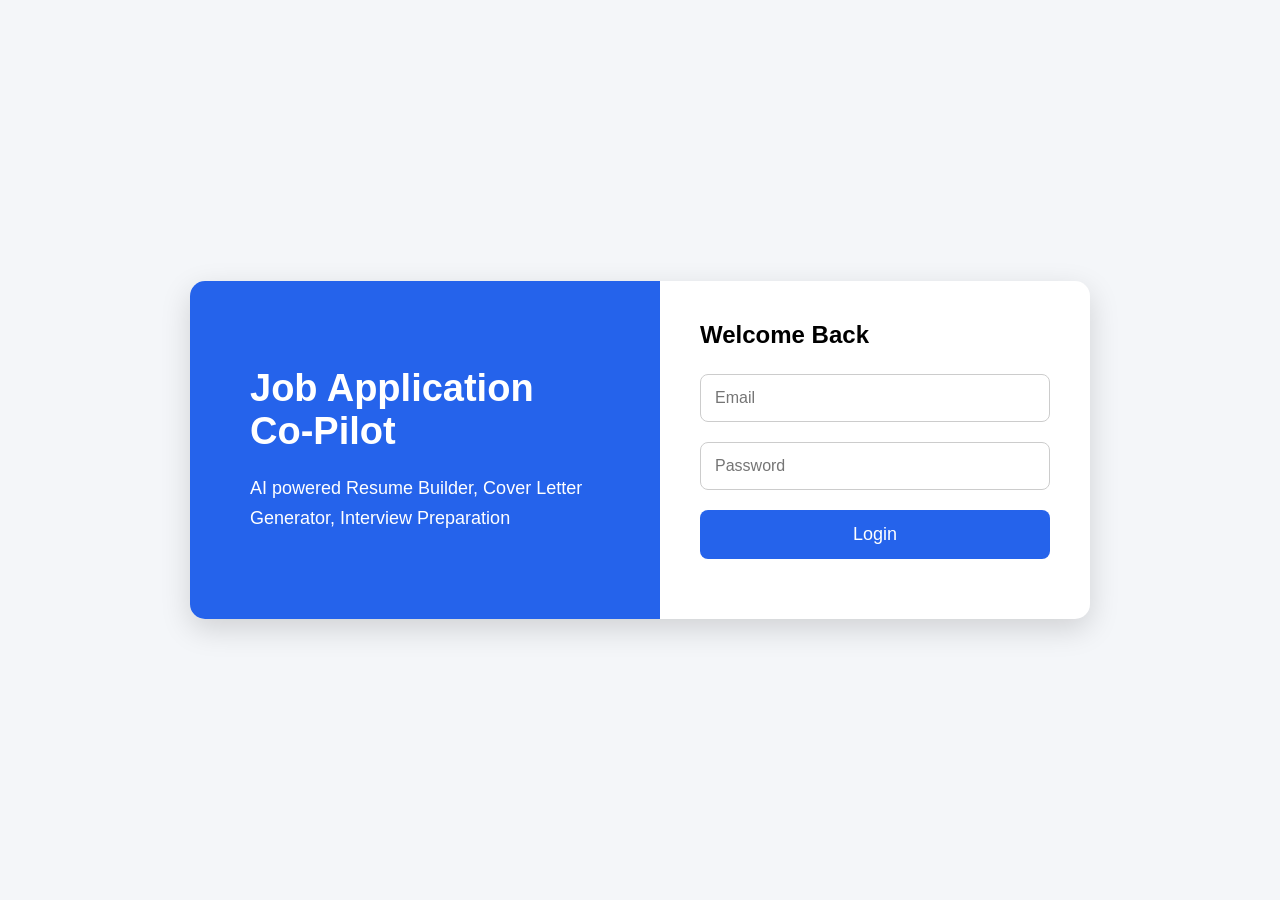
<file: JOB-APPlication_CO-pilot/frontend/login.html>
<!DOCTYPE html>
<html lang="en">
<head>
    <meta charset="UTF-8">
    <meta name="viewport" content="width=device-width, initial-scale=1.0">
    <title>Job Application Co-Pilot</title>

    <link rel="stylesheet" href="css/login.css">
</head>

<body>

<div class="container">

    <div class="left">

        <h1>Job Application Co-Pilot</h1>

        <p>
            AI powered Resume Builder,
            Cover Letter Generator,
            Interview Preparation
        </p>

    </div>

    <div class="right">

        <form id="loginForm">

            <h2>Welcome Back</h2>

            <input
                type="email"
                id="email"
                placeholder="Email"
                required
            >

            <input
                type="password"
                id="password"
                placeholder="Password"
                required
            >

            <button type="submit">
                Login
            </button>

            <p id="message"></p>

        </form>

    </div>

</div>

<script src="js/login.js"></script>

</body>
</html>
</file>
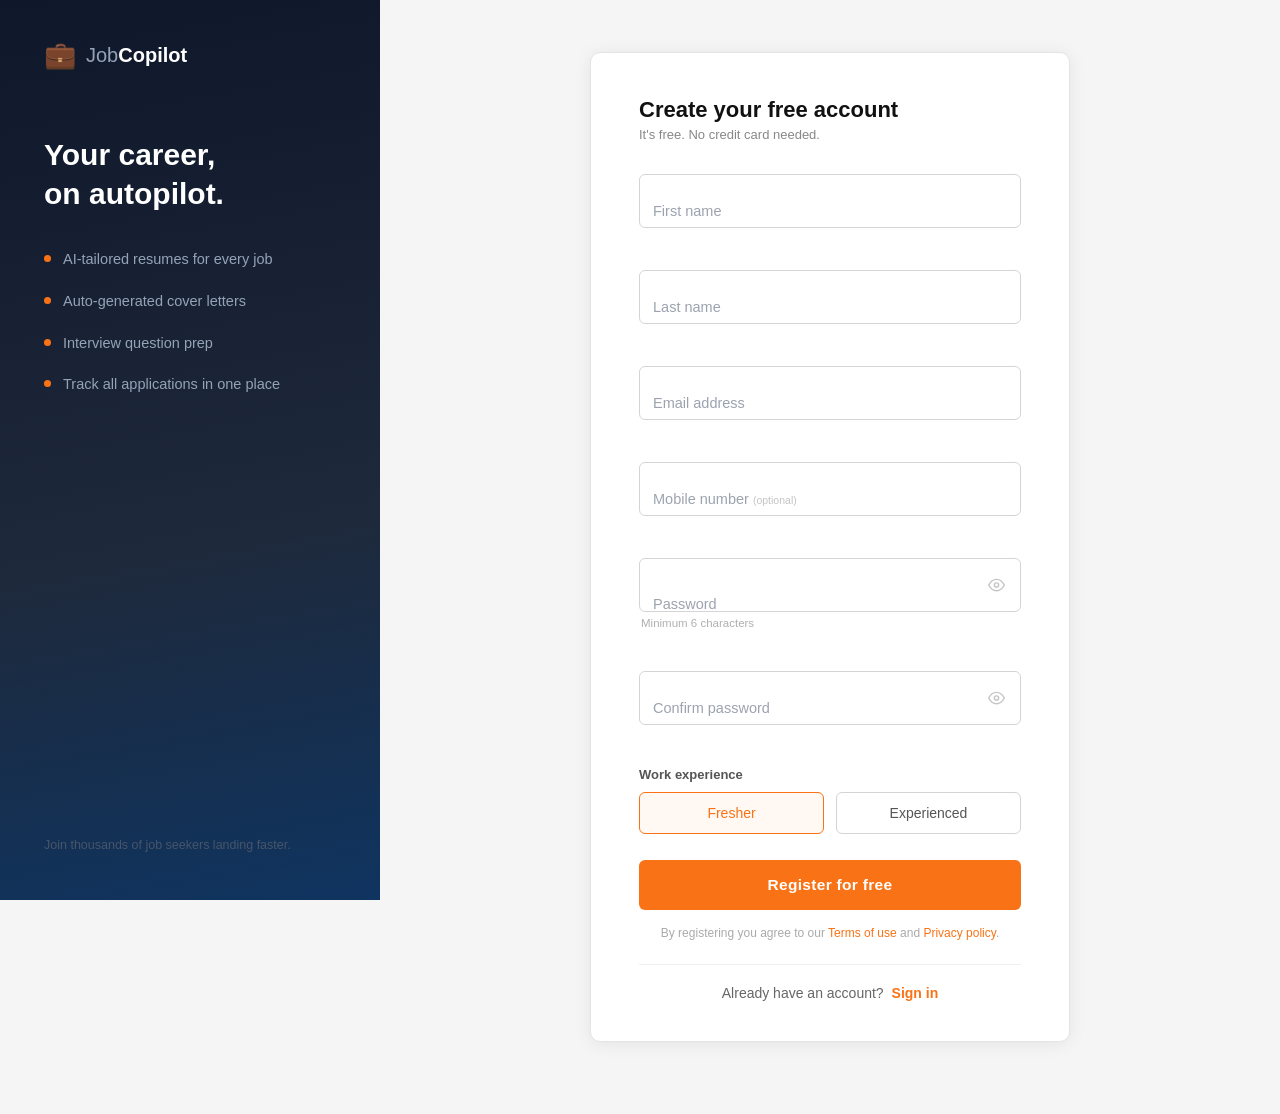
<file: JOB-APPlication_CO-pilot/frontend/register.html>
<!DOCTYPE html>
<html lang="en">
<head>
    <meta charset="UTF-8">
    <meta name="viewport" content="width=device-width, initial-scale=1.0">
    <title>Register – Job Copilot</title>
    <link rel="stylesheet" href="css/register.css">
</head>
<body>

<div class="page-wrap">

    <!-- ── Left branding panel ── -->
    <aside class="left-panel">
        <div class="brand">
            <span class="brand-icon">💼</span>
            <span class="brand-name">Job<strong>Copilot</strong></span>
        </div>

        <div class="left-body">
            <h2>Your career,<br>on autopilot.</h2>
            <ul class="perks">
                <li>
                    <span class="perk-dot"></span>
                    AI-tailored resumes for every job
                </li>
                <li>
                    <span class="perk-dot"></span>
                    Auto-generated cover letters
                </li>
                <li>
                    <span class="perk-dot"></span>
                    Interview question prep
                </li>
                <li>
                    <span class="perk-dot"></span>
                    Track all applications in one place
                </li>
            </ul>
        </div>

        <p class="left-footer">Join thousands of job seekers landing faster.</p>
    </aside>

    <!-- ── Right form panel ── -->
    <main class="right-panel">
        <div class="form-card">

            <!-- Heading -->
            <h1 class="form-title">Create your free account</h1>
            <p class="form-tagline">It's free. No credit card needed.</p>

            <form id="registerForm" novalidate>

                <!-- 1. First Name -->
                <div class="field-group">
                    <input
                        type="text"
                        id="firstName"
                        class="field-input"
                        placeholder=" "
                        required
                        autocomplete="given-name"
                    >
                    <label for="firstName" class="field-label">First name</label>
                    <span class="field-err" id="firstNameErr"></span>
                </div>

                <!-- 2. Last Name (completes the full name) -->
                <div class="field-group">
                    <input
                        type="text"
                        id="lastName"
                        class="field-input"
                        placeholder=" "
                        required
                        autocomplete="family-name"
                    >
                    <label for="lastName" class="field-label">Last name</label>
                    <span class="field-err" id="lastNameErr"></span>
                </div>

                <!-- 3. Email Address -->
                <div class="field-group">
                    <input
                        type="email"
                        id="email"
                        class="field-input"
                        placeholder=" "
                        required
                        autocomplete="email"
                    >
                    <label for="email" class="field-label">Email address</label>
                    <span class="field-err" id="emailErr"></span>
                </div>

                <!-- 4. Mobile (optional) -->
                <div class="field-group">
                    <input
                        type="tel"
                        id="mobile"
                        class="field-input"
                        placeholder=" "
                        maxlength="10"
                        autocomplete="tel"
                    >
                    <label for="mobile" class="field-label">
                        Mobile number <span class="optional">(optional)</span>
                    </label>
                    <span class="field-err" id="mobileErr"></span>
                </div>

                <!-- 5. Password -->
                <div class="field-group">
                    <input
                        type="password"
                        id="password"
                        class="field-input"
                        placeholder=" "
                        required
                        autocomplete="new-password"
                    >
                    <label for="password" class="field-label">Password</label>
                    <button type="button" class="eye-btn" data-target="password" aria-label="Show or hide password">
                        <svg class="eye-icon" viewBox="0 0 24 24" fill="none" stroke="currentColor" stroke-width="2">
                            <path d="M1 12s4-8 11-8 11 8 11 8-4 8-11 8-11-8-11-8z"/>
                            <circle cx="12" cy="12" r="3"/>
                        </svg>
                    </button>
                    <span class="field-hint">Minimum 6 characters</span>
                    <span class="field-err" id="passwordErr"></span>
                </div>

                <!-- 6. Confirm Password -->
                <div class="field-group">
                    <input
                        type="password"
                        id="confirmPassword"
                        class="field-input"
                        placeholder=" "
                        required
                        autocomplete="new-password"
                    >
                    <label for="confirmPassword" class="field-label">Confirm password</label>
                    <button type="button" class="eye-btn" data-target="confirmPassword" aria-label="Show or hide confirm password">
                        <svg class="eye-icon" viewBox="0 0 24 24" fill="none" stroke="currentColor" stroke-width="2">
                            <path d="M1 12s4-8 11-8 11 8 11 8-4 8-11 8-11-8-11-8z"/>
                            <circle cx="12" cy="12" r="3"/>
                        </svg>
                    </button>
                    <span class="field-err" id="confirmErr"></span>
                </div>

                <!-- 7. Work experience -->
                <div class="exp-group">
                    <p class="exp-label">Work experience</p>
                    <div class="exp-options">
                        <label class="exp-chip">
                            <input type="radio" name="experience" value="fresher" checked>
                            <span>Fresher</span>
                        </label>
                        <label class="exp-chip">
                            <input type="radio" name="experience" value="experienced">
                            <span>Experienced</span>
                        </label>
                    </div>
                </div>

                <!-- Server feedback -->
                <div id="message" class="form-message" role="alert"></div>

                <!-- Submit CTA -->
                <button type="submit" class="submit-btn" id="submitBtn">
                    <span class="btn-text">Register for free</span>
                    <span class="btn-spinner" hidden>
                        <svg viewBox="0 0 24 24" fill="none" stroke="currentColor" stroke-width="2.5">
                            <path d="M12 2v4M12 18v4M4.93 4.93l2.83 2.83M16.24 16.24l2.83 2.83
                                     M2 12h4M18 12h4M4.93 19.07l2.83-2.83M16.24 7.76l2.83-2.83"/>
                        </svg>
                    </span>
                </button>

                <!-- Terms — second-to-last -->
                <p class="terms">
                    By registering you agree to our
                    <a href="#">Terms of use</a> and <a href="#">Privacy policy</a>.
                </p>

                <!-- Sign-in link — absolute last item inside the form flow -->
                <div class="signin-row">
                    Already have an account?
                    <a href="login.html" class="signin-link">Sign in</a>
                </div>

            </form>

        </div>
    </main>

</div>

<script src="js/register.js"></script>
<script>
    /* Eye toggle */
    document.querySelectorAll('.eye-btn').forEach(btn => {
        btn.addEventListener('click', () => {
            const inp = document.getElementById(btn.dataset.target);
            inp.type = inp.type === 'password' ? 'text' : 'password';
            btn.classList.toggle('active');
        });
    });

    /* Inline validation */
    function setErr(id, msg) {
        const el = document.getElementById(id);
        if (el) el.textContent = msg;
    }

    function clearErrs() {
        ['firstNameErr','lastNameErr','emailErr','mobileErr','passwordErr','confirmErr']
            .forEach(id => setErr(id, ''));
    }

    document.getElementById('registerForm').addEventListener('submit', e => {
        clearErrs();
        let ok = true;

        const firstName = document.getElementById('firstName').value.trim();
        const lastName  = document.getElementById('lastName').value.trim();
        const email     = document.getElementById('email').value.trim();
        const mobile    = document.getElementById('mobile').value.trim();
        const password  = document.getElementById('password').value;
        const confirm   = document.getElementById('confirmPassword').value;

        if (!firstName) { setErr('firstNameErr', 'Please enter your first name'); ok = false; }
        if (!lastName)  { setErr('lastNameErr',  'Please enter your last name');  ok = false; }
        if (!email || !/^[^\s@]+@[^\s@]+\.[^\s@]+$/.test(email)) {
            setErr('emailErr', 'Enter a valid email address'); ok = false;
        }
        if (mobile && !/^\d{10}$/.test(mobile)) {
            setErr('mobileErr', 'Enter a valid 10-digit mobile number'); ok = false;
        }
        if (password.length < 6) {
            setErr('passwordErr', 'Password must be at least 6 characters'); ok = false;
        }
        if (password !== confirm) {
            setErr('confirmErr', 'Passwords do not match'); ok = false;
        }

        if (!ok) e.preventDefault();
    });
</script>

</body>
</html>
</file>
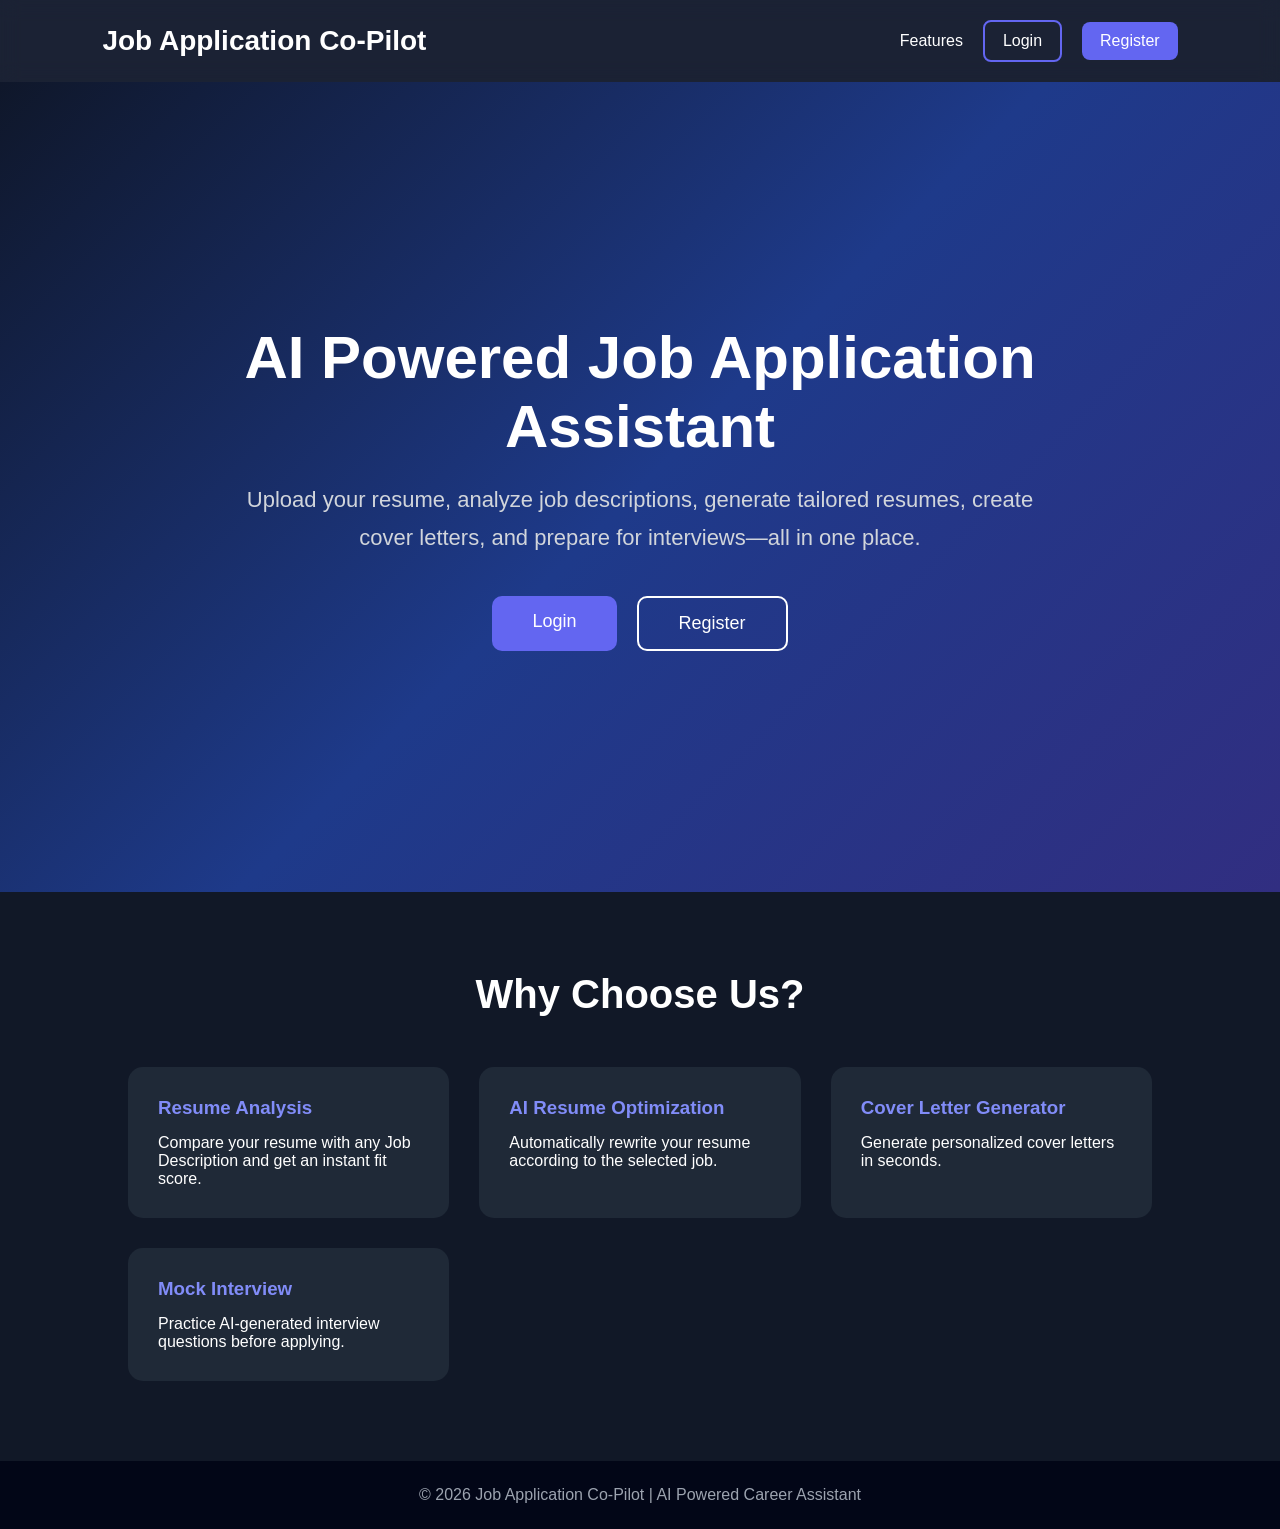
<file: JOB-APPlication_CO-pilot/frontend/resume.html>
<!DOCTYPE html>
<html lang="en">
<head>
    <meta charset="UTF-8">
    <meta name="viewport" content="width=device-width, initial-scale=1.0">
    <title>Resume – Job Copilot</title>
    <link rel="stylesheet" href="css/style.css">
    <style>
        .page-header {
            display: flex;
            justify-content: space-between;
            align-items: flex-start;
            flex-wrap: wrap;
            gap: 12px;
            margin-bottom: 20px;
        }
        .page-header h1 { font-size: 22px; color: #1e293b; }
        .page-meta { font-size: 13px; color: #64748b; margin-top: 4px; }

        .resume-layout { display: flex; flex-direction: column; gap: 20px; }

        /* ── Upload card ── */
        .upload-card {
            background: #fff;
            border-radius: 12px;
            box-shadow: 0 2px 10px rgba(0,0,0,.08);
            padding: 20px 24px;
        }
        .upload-card h3 {
            font-size: 14px; font-weight: 700; color: #374151;
            text-transform: uppercase; letter-spacing: .5px;
            margin-bottom: 14px;
        }

        .upload-zone {
            border: 2px dashed #d1d5db;
            border-radius: 8px;
            padding: 24px 20px;
            text-align: center;
            cursor: pointer;
            transition: border-color .2s, background .2s;
            background: #f9fafb;
        }
        .upload-zone:hover { border-color: #2563eb; background: #eff6ff; }
        .upload-zone.drag-over { border-color: #2563eb; background: #dbeafe; }
        .upload-zone .icon { font-size: 32px; margin-bottom: 8px; }
        .upload-zone p { font-size: 14px; color: #374151; margin-bottom: 4px; }
        .upload-zone small { font-size: 12px; color: #9ca3af; }
        #fileInput { display: none; }

        .resume-list { margin-top: 16px; display: flex; flex-direction: column; gap: 8px; }
        .resume-item {
            display: flex; align-items: center; justify-content: space-between;
            padding: 10px 14px; border-radius: 8px;
            border: 1.5px solid #e2e8f0; background: #f8fafc;
            gap: 10px;
        }
        .resume-item.selected {
            border-color: #2563eb; background: #eff6ff;
        }
        .resume-item-info { display: flex; align-items: center; gap: 10px; flex: 1; min-width: 0; }
        .resume-item-info .file-icon { font-size: 22px; flex-shrink: 0; }
        .resume-item-name {
            font-size: 13px; font-weight: 600; color: #1e293b;
            white-space: nowrap; overflow: hidden; text-overflow: ellipsis;
        }
        .resume-item-date { font-size: 11px; color: #94a3b8; }
        .resume-item-actions { display: flex; gap: 6px; flex-shrink: 0; }
        .linked-badge {
            font-size: 11px; font-weight: 700; color: #16a34a;
            background: #f0fdf4; border: 1px solid #bbf7d0;
            border-radius: 12px; padding: 2px 8px; flex-shrink: 0;
        }

        /* ── Generated resume card ── */
        .resume-card {
            background: #fff;
            border-radius: 12px;
            box-shadow: 0 2px 10px rgba(0,0,0,.08);
            overflow: hidden;
        }
        .resume-card-header {
            padding: 14px 20px;
            border-bottom: 1px solid #f1f5f9;
            display: flex; align-items: center; justify-content: space-between;
            flex-wrap: wrap; gap: 10px;
        }
        .resume-card-header span {
            font-size: 13px; font-weight: 600; color: #64748b;
            text-transform: uppercase; letter-spacing: .5px;
        }
        .char-count { font-size: 12px; color: #94a3b8; }

        .action-bar {
            display: flex; gap: 8px; flex-wrap: wrap;
        }

        #resumeText {
            width: 100%; min-height: 500px;
            padding: 24px; border: none; outline: none;
            resize: vertical;
            font-family: "Segoe UI", system-ui, sans-serif;
            font-size: 14px; line-height: 1.7; color: #1e293b;
        }

        .state-box {
            padding: 48px 20px; text-align: center; color: #94a3b8;
        }
        .state-box .icon { font-size: 40px; margin-bottom: 12px; }
        .state-box p  { font-size: 15px; margin-bottom: 8px; color: #374151; }
        .state-box small { font-size: 13px; color: #94a3b8; }
        .state-box.error { color: #dc2626; }

        .spinner {
            display: inline-block; width: 18px; height: 18px;
            border: 3px solid rgba(255,255,255,.4);
            border-top-color: #fff; border-radius: 50%;
            animation: spin .7s linear infinite;
            vertical-align: middle; margin-right: 6px;
        }
        @keyframes spin { to { transform: rotate(360deg); } }

        @media (max-width: 640px) {
            .action-bar { width: 100%; }
        }
    </style>
</head>
<body>

    <div class="sidebar">
        <h2>Job Co-Pilot</h2>
        <a href="dashboard.html">Dashboard</a>
        <a href="application.html">Applications</a>
        <a href="resume.html" class="active">Resume</a>
        <a href="cover-letter.html">Cover Letter</a>
        <a href="interview.html">Interview</a>
        <button id="logoutBtn">Logout</button>
    </div>

    <div class="main-content">
        <div class="resume-layout">

            <!-- Page header -->
            <div class="page-header">
                <div>
                    <h1>Resume Builder</h1>
                    <div class="page-meta" id="pageMeta">Loading…</div>
                </div>
                <!-- Action bar — buttons injected by JS when draft exists -->
                <div class="action-bar" id="mainActions"></div>
            </div>

            <!-- Upload section -->
            <div class="upload-card">
                <h3>Your Resumes</h3>

                <div class="upload-zone" id="uploadZone">
                    <div class="icon">📄</div>
                    <p>Drag &amp; drop your resume here, or <strong>click to browse</strong></p>
                    <small>PDF or DOCX · max 10 MB</small>
                </div>
                <input type="file" id="fileInput" accept=".pdf,.docx">

                <div class="resume-list" id="resumeList">
                    <!-- populated by JS -->
                </div>
            </div>

            <!-- Generated resume card -->
            <div class="resume-card">
                <div class="resume-card-header">
                    <span>AI-Tailored Resume</span>
                    <span class="char-count" id="charCount"></span>
                </div>
                <div id="resumeBody">
                    <div class="state-box">
                        <div class="icon">⏳</div>
                        <p>Loading…</p>
                    </div>
                </div>
            </div>

        </div>
    </div>

    <div class="toast" id="toast"></div>

    <script src="js/resume.js"></script>
</body>
</html>
</file>
<file: JOB-APPlication_CO-pilot/frontend/css/index.css>
* {
    margin: 0;
    padding: 0;
    box-sizing: border-box;
    font-family: Arial, sans-serif;
}

body {
    background: #0f172a;
    color: white;
}

.navbar {
    display: flex;
    justify-content: space-between;
    align-items: center;

    padding: 20px 8%;

    background: rgba(255,255,255,0.05);
    backdrop-filter: blur(10px);

    position: sticky;
    top: 0;
}

.logo {
    font-size: 28px;
    font-weight: bold;
}

.nav-links {
    display: flex;
    gap: 20px;
    align-items: center;
}

.nav-links a {
    text-decoration: none;
    color: white;
}

.login-btn,
.register-btn {
    padding: 10px 18px;
    border-radius: 8px;
    transition: 0.3s;
}

.login-btn {
    border: 2px solid #6366f1;
}

.register-btn {
    background: #6366f1;
}

.login-btn:hover,
.register-btn:hover {
    transform: translateY(-2px);
}

.hero {
    height: 90vh;

    display: flex;
    justify-content: center;
    align-items: center;

    text-align: center;

    padding: 20px;

    background: linear-gradient(
        135deg,
        #0f172a,
        #1e3a8a,
        #312e81
    );
}

.hero-content {
    max-width: 800px;
}

.hero h1 {
    font-size: 60px;
    margin-bottom: 20px;
}

.hero p {
    font-size: 22px;
    line-height: 1.7;

    color: #d1d5db;
}

.hero-buttons {
    margin-top: 40px;

    display: flex;
    justify-content: center;
    gap: 20px;
}

.btn {
    padding: 15px 40px;

    text-decoration: none;

    border-radius: 10px;

    font-size: 18px;

    transition: 0.3s;
}

.primary {
    background: #6366f1;
    color: white;
}

.secondary {
    border: 2px solid white;
    color: white;
}

.btn:hover {
    transform: translateY(-5px);
}

.features {
    padding: 80px 10%;

    background: #111827;
}

.features h2 {
    text-align: center;
    margin-bottom: 50px;

    font-size: 40px;
}

.feature-grid {
    display: grid;

    grid-template-columns: repeat(auto-fit, minmax(250px, 1fr));

    gap: 30px;
}

.card {
    background: #1f2937;

    padding: 30px;

    border-radius: 15px;

    transition: 0.3s;
}

.card:hover {
    transform: translateY(-8px);

    background: #374151;
}

.card h3 {
    margin-bottom: 15px;

    color: #818cf8;
}

footer {
    padding: 25px;

    text-align: center;

    background: #020617;

    color: #9ca3af;
}

@media(max-width:768px) {
    .hero h1 {
        font-size: 40px;
    }

    .hero p {
        font-size: 18px;
    }

    .hero-buttons {
        flex-direction: column;
    }

    .navbar {
        flex-direction: column;
        gap: 20px;
    }
}
</file>
<file: JOB-APPlication_CO-pilot/frontend/css/style.css>
*{
    margin:0;
    padding:0;
    box-sizing:border-box;
    font-family:Arial,sans-serif;
}

body{

    display:flex;

    min-height:100vh;

    background:#f5f7fb;

}

.sidebar{

    width:240px;

    background:#1e3a8a;

    color:white;

    padding:20px;

}

.sidebar h2{

    margin-bottom:30px;

}

.sidebar a{

    display:block;

    color:white;

    text-decoration:none;

    padding:12px;

    margin-bottom:10px;

    border-radius:8px;

}

.sidebar a:hover,
.sidebar a.active{

    background:#2563eb;

}

.sidebar button{

    width:100%;

    padding:12px;

    margin-top:30px;

    border:none;

    border-radius:8px;

    background:#ef4444;

    color:white;

    cursor:pointer;

}

.main-content{

    flex:1;

    padding:30px;

}

header{

    margin-bottom:30px;

}

.cards{

    display:grid;

    grid-template-columns:repeat(4,1fr);

    gap:20px;

    margin-bottom:40px;

}

.card{

    background:white;

    padding:25px;

    border-radius:12px;

    text-align:center;

    box-shadow:0 2px 10px rgba(0,0,0,.1);

}

.card h2{

    font-size:40px;

    margin-bottom:10px;

}

.recent-section{

    background:white;

    padding:20px;

    border-radius:12px;

    box-shadow:0 2px 10px rgba(0,0,0,.1);

}

table{

    width:100%;

    border-collapse:collapse;

    margin-top:20px;

}

table th,
table td{

    padding:12px;

    border-bottom:1px solid #ddd;

    text-align:left;

}

table th{

    background:#f1f5f9;

}

button{ cursor:pointer; }

/* ══════════════════════════════════
   SHARED DRAWER / MODAL
══════════════════════════════════ */
.drawer-overlay{
    display:none;
    position:fixed;inset:0;
    background:rgba(0,0,0,.45);
    z-index:200;
    animation:fadeIn .2s;
}
.drawer-overlay.open{ display:block; }

.drawer{
    position:fixed;
    top:0;right:0;bottom:0;
    width:520px;max-width:100vw;
    background:#fff;
    box-shadow:-4px 0 24px rgba(0,0,0,.12);
    z-index:201;
    display:flex;flex-direction:column;
    transform:translateX(100%);
    transition:transform .28s cubic-bezier(.4,0,.2,1);
}
.drawer-overlay.open .drawer{ transform:translateX(0); }

.drawer-head{
    padding:20px 24px;
    border-bottom:1px solid #f1f5f9;
    display:flex;align-items:center;justify-content:space-between;
}
.drawer-head h2{ font-size:18px;color:#1e293b; }
.drawer-close{
    background:none;border:none;font-size:22px;
    color:#94a3b8;cursor:pointer;line-height:1;
    padding:2px 6px;border-radius:4px;
    transition:color .15s,background .15s;
}
.drawer-close:hover{ color:#1e293b;background:#f1f5f9; }

.drawer-body{
    flex:1;overflow-y:auto;
    padding:24px;
    display:flex;flex-direction:column;gap:18px;
}

.drawer-foot{
    padding:16px 24px;
    border-top:1px solid #f1f5f9;
    display:flex;gap:10px;justify-content:flex-end;
}

/* ── Form fields inside drawer ── */
.form-row{ display:grid;grid-template-columns:1fr 1fr;gap:16px; }
@media(max-width:540px){ .form-row{ grid-template-columns:1fr; } }

.field-block{ display:flex;flex-direction:column;gap:5px; }
.field-block label{
    font-size:13px;font-weight:600;color:#374151;
}
.field-block .opt{ font-weight:400;color:#9ca3af;font-size:12px; }
.field-block input,
.field-block select,
.field-block textarea{
    width:100%;padding:10px 12px;
    border:1.5px solid #d1d5db;border-radius:6px;
    font-size:14px;color:#111;
    outline:none;transition:border-color .18s,box-shadow .18s;
    font-family:inherit;
}
.field-block input:focus,
.field-block select:focus,
.field-block textarea:focus{
    border-color:#2563eb;
    box-shadow:0 0 0 3px rgba(37,99,235,.1);
}
.field-block textarea{ resize:vertical;min-height:120px; }
.field-err{ font-size:12px;color:#dc2626;margin-top:2px;min-height:16px;display:block; }

.jd-preview{
    white-space:pre-wrap;font-size:13px;line-height:1.65;
    color:#374151;background:#f8fafc;border-radius:8px;
    padding:14px;max-height:180px;overflow-y:auto;
    border:1px solid #e2e8f0;font-family:inherit;
}

/* ── Shared buttons ── */
.btn-primary{
    background:#2563eb;color:#fff;border:none;
    padding:10px 22px;border-radius:7px;
    font-size:14px;font-weight:600;cursor:pointer;
    transition:background .18s,transform .12s;
}
.btn-primary:hover{ background:#1d4ed8;transform:translateY(-1px); }
.btn-primary:active{ transform:translateY(0); }

.btn-ghost{
    background:#f8fafc;color:#374151;
    border:1.5px solid #e2e8f0;
    padding:10px 20px;border-radius:7px;
    font-size:14px;font-weight:500;cursor:pointer;
    transition:border-color .18s;
}
.btn-ghost:hover{ border-color:#2563eb;color:#2563eb; }

.btn-danger{
    background:#ef4444;color:#fff;border:none;
    padding:8px 16px;border-radius:6px;
    font-size:13px;font-weight:600;cursor:pointer;
    transition:background .18s;
}
.btn-danger:hover{ background:#dc2626; }

/* ── Step progress bar ── */
.stepper{
    display:flex;align-items:flex-start;gap:0;
    margin-bottom:28px;
}
.step{
    flex:1;display:flex;flex-direction:column;align-items:center;
    position:relative;text-align:center;
}
.step:not(:last-child)::after{
    content:'';position:absolute;
    top:16px;left:calc(50% + 20px);right:calc(-50% + 20px);
    height:2px;background:#e2e8f0;z-index:0;
    transition:background .3s;
}
.step.done:not(:last-child)::after{ background:#22c55e; }
.step.active:not(:last-child)::after{ background:#e2e8f0; }

.step-circle{
    width:32px;height:32px;border-radius:50%;
    display:flex;align-items:center;justify-content:center;
    font-size:13px;font-weight:700;z-index:1;
    border:2px solid #e2e8f0;background:#fff;color:#94a3b8;
    transition:all .25s;
}
.step.done  .step-circle{ background:#22c55e;border-color:#22c55e;color:#fff; }
.step.active .step-circle{ background:#2563eb;border-color:#2563eb;color:#fff; }

.step-label{
    font-size:11px;font-weight:600;color:#94a3b8;
    margin-top:6px;line-height:1.3;
    text-transform:uppercase;letter-spacing:.3px;
}
.step.done  .step-label{ color:#16a34a; }
.step.active .step-label{ color:#2563eb; }

/* ── Toast (shared) ── */
.toast{
    position:fixed;bottom:28px;right:28px;
    background:#1e293b;color:#fff;
    padding:12px 20px;border-radius:8px;
    font-size:14px;font-weight:500;
    opacity:0;transform:translateY(8px);
    transition:opacity .25s,transform .25s;
    pointer-events:none;z-index:999;
}
.toast.show{ opacity:1;transform:translateY(0); }
.toast.success{ background:#16a34a; }
.toast.error  { background:#dc2626; }

/* ── Info / alert boxes ── */
.info-banner{
    padding:12px 16px;border-radius:8px;
    font-size:13px;line-height:1.5;
    display:flex;align-items:flex-start;gap:10px;
}
.info-banner.blue { background:#eff6ff;border:1px solid #bfdbfe;color:#1e40af; }
.info-banner.yellow{ background:#fffbeb;border:1px solid #fde68a;color:#92400e; }
.info-banner.green { background:#f0fdf4;border:1px solid #bbf7d0;color:#166534; }
.info-banner.red   { background:#fef2f2;border:1px solid #fecaca;color:#991b1b; }

@keyframes fadeIn{ from{opacity:0} to{opacity:1} }

.spinner{
    display:inline-block;width:16px;height:16px;
    border:2.5px solid rgba(255,255,255,.4);
    border-top-color:#fff;border-radius:50%;
    animation:spin .7s linear infinite;
    vertical-align:middle;margin-right:6px;
}
@keyframes spin{ to{transform:rotate(360deg)} }

@media(max-width:768px){

    body{

        flex-direction:column;

    }

    .sidebar{

        width:100%;

    }

    .cards{

        grid-template-columns:1fr;

    }

}
</file>
<file: JOB-APPlication_CO-pilot/frontend/css/login.css>
*{
    margin:0;
    padding:0;
    box-sizing:border-box;
    font-family:Arial,sans-serif;
}

body{

    display:flex;
    justify-content:center;
    align-items:center;

    height:100vh;

    background:#f4f6f9;
}

.container{

    display:flex;

    width:900px;

    background:white;

    border-radius:15px;

    overflow:hidden;

    box-shadow:0 10px 30px rgba(0,0,0,.15);

}

.left{

    flex:1;

    background:#2563eb;

    color:white;

    padding:60px;

    display:flex;

    flex-direction:column;

    justify-content:center;

}

.left h1{

    margin-bottom:20px;

    font-size:38px;

}

.left p{

    font-size:18px;

    line-height:30px;

}

.right{

    flex:1;

    display:flex;

    justify-content:center;

    align-items:center;

    padding:40px;

}

form{

    width:100%;

}

h2{

    margin-bottom:25px;

}

input{

    width:100%;

    padding:14px;

    margin-bottom:20px;

    border:1px solid #ccc;

    border-radius:8px;

    font-size:16px;

}

button{

    width:100%;

    padding:14px;

    background:#2563eb;

    color:white;

    border:none;

    border-radius:8px;

    cursor:pointer;

    font-size:18px;

}

button:hover{

    background:#1e4ed8;

}

#message{

    margin-top:20px;

    color:red;

}
</file>
<file: JOB-APPlication_CO-pilot/frontend/css/register.css>
/* ── Reset ── */
*, *::before, *::after {
    margin: 0;
    padding: 0;
    box-sizing: border-box;
}

body {
    font-family: -apple-system, BlinkMacSystemFont, "Segoe UI", Roboto, sans-serif;
    background: #f5f5f5;
    min-height: 100vh;
    display: flex;
}

/* ══════════════════════════════════
   PAGE WRAPPER  —  two columns
══════════════════════════════════ */
.page-wrap {
    display: flex;
    width: 100%;
    min-height: 100vh;
}

/* ══════════════════════════════════
   LEFT PANEL
══════════════════════════════════ */
.left-panel {
    width: 380px;
    flex-shrink: 0;
    background: linear-gradient(170deg, #0f172a 0%, #1e293b 60%, #0f3460 100%);
    color: #fff;
    display: flex;
    flex-direction: column;
    padding: 40px 44px 48px;
    position: sticky;
    top: 0;
    height: 100vh;
}

/* Brand */
.brand {
    display: flex;
    align-items: center;
    gap: 10px;
    margin-bottom: 64px;
}
.brand-icon  { font-size: 26px; }
.brand-name  { font-size: 20px; font-weight: 400; color: #94a3b8; }
.brand-name strong { font-weight: 700; color: #fff; }

/* Headline */
.left-body h2 {
    font-size: 30px;
    font-weight: 700;
    line-height: 1.3;
    color: #fff;
    margin-bottom: 36px;
}

/* Feature list */
.perks {
    list-style: none;
    display: flex;
    flex-direction: column;
    gap: 20px;
}
.perks li {
    display: flex;
    align-items: flex-start;
    gap: 12px;
    font-size: 14.5px;
    line-height: 1.5;
    color: #94a3b8;
}
.perk-dot {
    width: 7px;
    height: 7px;
    border-radius: 50%;
    background: #f97316;
    flex-shrink: 0;
    margin-top: 6px;
}

.left-footer {
    margin-top: auto;
    font-size: 12.5px;
    color: #475569;
}

/* ══════════════════════════════════
   RIGHT PANEL
══════════════════════════════════ */
.right-panel {
    flex: 1;
    display: flex;
    justify-content: center;
    align-items: flex-start;
    padding: 52px 24px 72px;
    overflow-y: auto;
    background: #f5f5f5;
}

/* ── Card ── */
.form-card {
    background: #fff;
    border: 1px solid #e4e4e4;
    border-radius: 10px;
    padding: 44px 48px 40px;
    width: 100%;
    max-width: 480px;
    box-shadow: 0 2px 18px rgba(0,0,0,.07);
}

.form-title {
    font-size: 22px;
    font-weight: 700;
    color: #111;
    margin-bottom: 4px;
}
.form-tagline {
    font-size: 13px;
    color: #888;
    margin-bottom: 32px;
}

/* ══════════════════════════════════
   FLOATING-LABEL FIELDS
══════════════════════════════════ */
.field-group {
    position: relative;
    margin-bottom: 22px;
}

.field-input {
    width: 100%;
    height: 54px;
    padding: 20px 42px 6px 14px;
    border: 1.5px solid #d4d4d4;
    border-radius: 6px;
    font-size: 15px;
    color: #111;
    background: #fff;
    outline: none;
    transition: border-color .18s, box-shadow .18s;
    appearance: none;
}

.field-input:focus {
    border-color: #f97316;
    box-shadow: 0 0 0 3.5px rgba(249,115,22,.13);
}

/* Floating label */
.field-label {
    position: absolute;
    left: 14px;
    top: 50%;
    transform: translateY(-50%);
    font-size: 14.5px;
    color: #9ca3af;
    pointer-events: none;
    transition: top .15s, font-size .15s, color .15s, transform .15s;
    white-space: nowrap;
    max-width: calc(100% - 50px);
    overflow: hidden;
    text-overflow: ellipsis;
}

/* Label floats up when field is focused or has a value */
.field-input:focus            ~ .field-label,
.field-input:not(:placeholder-shown) ~ .field-label {
    top: 10px;
    transform: none;
    font-size: 10.5px;
    font-weight: 600;
    color: #f97316;
    letter-spacing: 0.3px;
}

.optional {
    font-size: 10.5px;
    color: #c4c4c4;
    font-weight: 400;
}

/* Hint below field */
.field-hint {
    display: block;
    font-size: 11.5px;
    color: #b0b0b0;
    margin-top: 5px;
    padding-left: 2px;
}

/* Inline error */
.field-err {
    display: block;
    font-size: 12px;
    color: #dc2626;
    min-height: 16px;
    margin-top: 4px;
    padding-left: 2px;
}

/* Password show/hide button */
.eye-btn {
    position: absolute;
    right: 12px;
    top: 27px;
    transform: translateY(-50%);
    background: none;
    border: none;
    cursor: pointer;
    padding: 4px;
    color: #c4c4c4;
    line-height: 0;
    transition: color .18s;
}
.eye-btn:hover,
.eye-btn.active { color: #f97316; }
.eye-icon { width: 17px; height: 17px; display: block; }

/* ══════════════════════════════════
   EXPERIENCE CHIPS
══════════════════════════════════ */
.exp-group   { margin-bottom: 26px; }
.exp-label   { font-size: 13px; font-weight: 600; color: #555; margin-bottom: 10px; }

.exp-options { display: flex; gap: 12px; }

.exp-chip { flex: 1; cursor: pointer; }
.exp-chip input[type="radio"] { display: none; }

.exp-chip span {
    display: flex;
    justify-content: center;
    align-items: center;
    height: 42px;
    border: 1.5px solid #d4d4d4;
    border-radius: 6px;
    font-size: 14px;
    font-weight: 500;
    color: #555;
    transition: border-color .16s, color .16s, background .16s;
    user-select: none;
}
.exp-chip input:checked + span {
    border-color: #f97316;
    color:         #f97316;
    background:    #fff8f3;
}
.exp-chip:hover span { border-color: #f97316; }

/* ══════════════════════════════════
   SERVER MESSAGE
══════════════════════════════════ */
.form-message {
    font-size: 13px;
    font-weight: 600;
    border-radius: 5px;
    margin-bottom: 14px;
}
.form-message.error {
    padding: 10px 14px;
    background: #fef2f2;
    color: #b91c1c;
    border: 1px solid #fecaca;
}
.form-message.success {
    padding: 10px 14px;
    background: #f0fdf4;
    color: #166534;
    border: 1px solid #bbf7d0;
}

/* ══════════════════════════════════
   SUBMIT BUTTON
══════════════════════════════════ */
.submit-btn {
    width: 100%;
    height: 50px;
    background: #f97316;
    color: #fff;
    border: none;
    border-radius: 6px;
    font-size: 15.5px;
    font-weight: 700;
    letter-spacing: 0.3px;
    cursor: pointer;
    display: flex;
    align-items: center;
    justify-content: center;
    gap: 8px;
    transition: background .18s, box-shadow .18s, transform .12s;
}
.submit-btn:hover {
    background: #ea6c0a;
    box-shadow: 0 4px 16px rgba(249,115,22,.3);
    transform: translateY(-1px);
}
.submit-btn:active  { transform: translateY(0); box-shadow: none; }
.submit-btn:disabled {
    background: #fac49a;
    cursor: not-allowed;
    transform: none;
    box-shadow: none;
}

.btn-spinner svg {
    width: 18px;
    height: 18px;
    animation: spin .7s linear infinite;
}
@keyframes spin { to { transform: rotate(360deg); } }

/* ══════════════════════════════════
   TERMS  (second to last)
══════════════════════════════════ */
.terms {
    font-size: 12px;
    color: #aaa;
    text-align: center;
    margin-top: 14px;
    line-height: 1.65;
}
.terms a { color: #f97316; text-decoration: none; }
.terms a:hover { text-decoration: underline; }

/* ══════════════════════════════════
   SIGN-IN ROW  — last item in form
══════════════════════════════════ */
.signin-row {
    margin-top: 20px;
    padding-top: 20px;
    border-top: 1px solid #f0f0f0;
    text-align: center;
    font-size: 14px;
    color: #666;
}
.signin-link {
    color: #f97316;
    font-weight: 700;
    text-decoration: none;
    margin-left: 4px;
}
.signin-link:hover { text-decoration: underline; }

/* ══════════════════════════════════
   RESPONSIVE
══════════════════════════════════ */

/* Tablet — hide left panel */
@media (max-width: 860px) {
    .left-panel { display: none; }

    .right-panel {
        background: #fff;
        padding: 36px 16px 60px;
    }

    .form-card {
        border: none;
        box-shadow: none;
        padding: 28px 20px 36px;
        max-width: 460px;
        margin: 0 auto;
    }
}

/* Mobile */
@media (max-width: 480px) {
    .right-panel { padding: 24px 12px 52px; }

    .form-card   { padding: 20px 14px 28px; }

    .form-title  { font-size: 20px; }

    .field-input {
        height: 50px;
        font-size: 14px;
    }

    .submit-btn {
        height: 46px;
        font-size: 15px;
    }

    .signin-row { font-size: 13px; }
}
</file>
